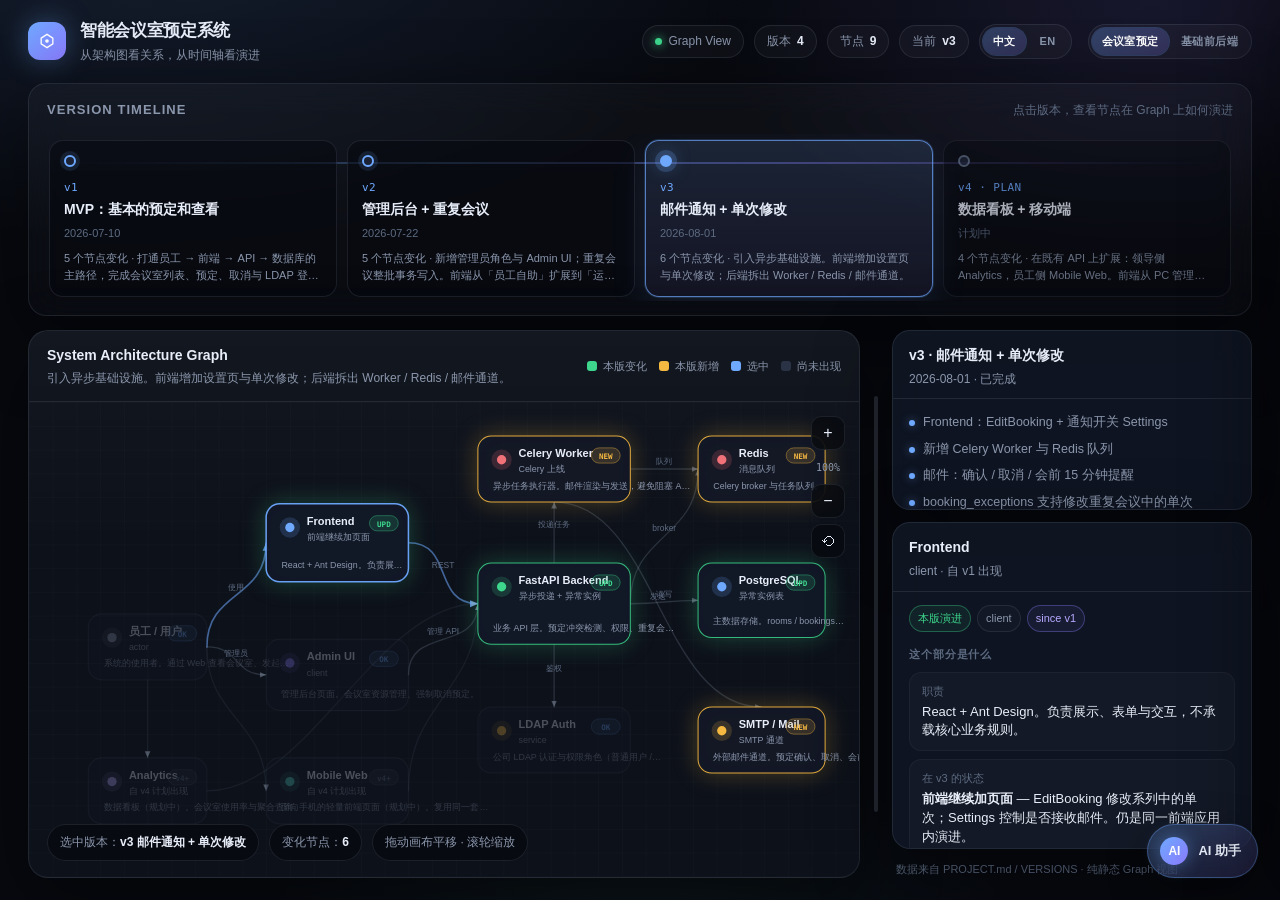
<file: dashboard/index.html>
<!DOCTYPE html>
<html lang="zh-CN">
<head>
<meta charset="UTF-8">
<meta name="viewport" content="width=device-width, initial-scale=1.0">
<title>Graph Architecture — 项目演进</title>
<style>
  :root {
    --bg: #07090f;
    --bg-elevated: #0d111a;
    --bg-panel: rgba(16, 22, 35, 0.92);
    --bg-soft: #121826;
    --border: rgba(148, 163, 184, 0.14);
    --border-strong: rgba(148, 163, 184, 0.28);
    --text: #e8eef9;
    --text-dim: #8b97ad;
    --text-mute: #5d6b82;
    --accent: #6ea8ff;
    --accent-2: #8b7cff;
    --green: #3dd68c;
    --amber: #f5b942;
    --rose: #f07178;
    --cyan: #4fd1c5;
    --node-glow: rgba(110, 168, 255, 0.35);
    --shadow: 0 24px 80px rgba(0, 0, 0, 0.45);
    --radius: 16px;
    --font: "SF Pro Display", "Segoe UI", "PingFang SC", "Hiragino Sans GB", "Microsoft YaHei", sans-serif;
    --mono: "SF Mono", "JetBrains Mono", "Fira Code", ui-monospace, monospace;
  }

  * { box-sizing: border-box; margin: 0; padding: 0; }
  html, body { height: 100%; }
  body {
    font-family: var(--font);
    background:
      radial-gradient(1200px 600px at 10% -10%, rgba(110, 168, 255, 0.14), transparent 55%),
      radial-gradient(900px 500px at 90% 0%, rgba(139, 124, 255, 0.12), transparent 50%),
      radial-gradient(800px 500px at 50% 110%, rgba(79, 209, 197, 0.08), transparent 50%),
      var(--bg);
    color: var(--text);
    line-height: 1.55;
    overflow: hidden;
  }

  .app {
    height: 100vh;
    display: grid;
    grid-template-rows: auto auto 1fr;
    gap: 0;
  }

  /* ── Top bar ── */
  .topbar {
    display: flex;
    align-items: center;
    justify-content: space-between;
    padding: 18px 28px 10px;
    gap: 16px;
  }
  .brand {
    display: flex;
    align-items: center;
    gap: 14px;
    min-width: 0;
  }
  .brand-mark {
    width: 38px; height: 38px; border-radius: 12px;
    background: linear-gradient(135deg, var(--accent), var(--accent-2));
    display: grid; place-items: center;
    box-shadow: 0 0 28px rgba(110, 168, 255, 0.35);
    flex-shrink: 0;
  }
  .brand-mark svg { width: 20px; height: 20px; }
  .brand h1 {
    font-size: 17px; font-weight: 650; letter-spacing: -0.02em;
    white-space: nowrap; overflow: hidden; text-overflow: ellipsis;
  }
  .brand p {
    font-size: 12px; color: var(--text-dim); margin-top: 2px;
  }
  .top-meta {
    display: flex; align-items: center; gap: 10px; flex-wrap: wrap; justify-content: flex-end;
  }
  .chip {
    display: inline-flex; align-items: center; gap: 6px;
    padding: 6px 12px; border-radius: 999px;
    background: rgba(255,255,255,0.03);
    border: 1px solid var(--border);
    color: var(--text-dim); font-size: 12px;
  }
  .chip b { color: var(--text); font-weight: 600; }
  .dot {
    width: 7px; height: 7px; border-radius: 50%;
    background: var(--green); box-shadow: 0 0 10px var(--green);
  }

  /* ── Version timeline ── */
  .timeline-wrap {
    padding: 8px 28px 14px;
  }
  .timeline-card {
    background: linear-gradient(180deg, rgba(255,255,255,0.03), rgba(255,255,255,0.015));
    border: 1px solid var(--border);
    border-radius: 18px;
    padding: 16px 18px 14px;
    box-shadow: var(--shadow);
    backdrop-filter: blur(18px);
  }
  .timeline-head {
    display: flex; align-items: center; justify-content: space-between;
    margin-bottom: 14px; gap: 12px;
  }
  .timeline-head h2 {
    font-size: 13px; font-weight: 600; color: var(--text-dim);
    letter-spacing: 0.08em; text-transform: uppercase;
  }
  .timeline-hint { font-size: 12px; color: var(--text-mute); }
  .timeline {
    position: relative;
    display: grid;
    grid-auto-flow: column;
    grid-auto-columns: minmax(150px, 1fr);
    gap: 10px;
    overflow-x: auto;
    padding: 6px 2px 4px;
    scrollbar-width: thin;
    scrollbar-color: rgba(148,163,184,0.25) transparent;
  }
  .timeline::before {
    content: "";
    position: absolute;
    left: 18px; right: 18px; top: 28px;
    height: 2px;
    background: linear-gradient(90deg, transparent, rgba(110,168,255,0.35), rgba(139,124,255,0.35), transparent);
    pointer-events: none;
  }
  .v-card {
    position: relative;
    border: 1px solid var(--border);
    background: rgba(7, 9, 15, 0.55);
    border-radius: 14px;
    padding: 14px 14px 12px;
    cursor: pointer;
    transition: transform .18s ease, border-color .18s ease, background .18s ease, box-shadow .18s ease;
    min-height: 104px;
    width: 100%;
    text-align: left;
    color: inherit;
    font: inherit;
    appearance: none;
    -webkit-appearance: none;
  }
  .v-card:hover {
    transform: translateY(-2px);
    border-color: rgba(110,168,255,0.4);
    background: rgba(110,168,255,0.06);
  }
  .v-card.active {
    border-color: rgba(110,168,255,0.7);
    background: linear-gradient(180deg, rgba(110,168,255,0.14), rgba(139,124,255,0.08));
    box-shadow: 0 0 0 1px rgba(110,168,255,0.18), 0 12px 36px rgba(110,168,255,0.12);
  }
  .v-card.planned {
    opacity: 0.72;
  }
  .v-card.temporary {
    border-style: dashed;
    border-color: rgba(245, 185, 66, 0.45);
    background: rgba(245, 185, 66, 0.06);
  }
  .v-card.temporary.active {
    border-color: rgba(245, 185, 66, 0.85);
    background: linear-gradient(180deg, rgba(245, 185, 66, 0.16), rgba(110, 168, 255, 0.08));
  }
  .v-card.temporary .v-dot {
    border-color: var(--amber);
    box-shadow: 0 0 0 4px rgba(245, 185, 66, 0.14);
  }
  .v-card.temporary.active .v-dot {
    background: var(--amber);
    box-shadow: 0 0 0 5px rgba(245, 185, 66, 0.2), 0 0 18px rgba(245, 185, 66, 0.45);
  }
  .v-card.temporary .v-label { color: var(--amber); }
  .v-dot {
    width: 12px; height: 12px; border-radius: 50%;
    background: #1a2233; border: 2px solid var(--accent);
    margin-bottom: 12px;
    box-shadow: 0 0 0 4px rgba(110,168,255,0.12);
  }
  .v-card.active .v-dot {
    background: var(--accent);
    box-shadow: 0 0 0 5px rgba(110,168,255,0.2), 0 0 18px rgba(110,168,255,0.55);
  }
  .v-card.planned .v-dot { border-color: var(--text-mute); box-shadow: none; }
  .v-label {
    font-family: var(--mono); font-size: 11px; color: var(--accent);
    letter-spacing: 0.04em; margin-bottom: 4px;
  }
  .v-title {
    font-size: 14px; font-weight: 650; letter-spacing: -0.01em;
    margin-bottom: 6px; line-height: 1.35;
  }
  .v-date { font-size: 11px; color: var(--text-mute); }
  .v-delta {
    margin-top: 8px; font-size: 11px; color: var(--text-dim);
    display: -webkit-box; -webkit-line-clamp: 2; -webkit-box-orient: vertical; overflow: hidden;
  }

  /* ── Main stage ── */
  .stage {
    display: grid;
    grid-template-columns: minmax(420px, 1fr) 8px var(--side-w, 360px);
    gap: 0 12px;
    min-height: 0;
    padding: 0 28px 22px;
    --side-w: 360px;
  }
  .stage-resizer {
    width: 8px;
    margin: 0;
    border-radius: 999px;
    cursor: col-resize;
    position: relative;
    align-self: stretch;
    background: transparent;
    border: 0;
    padding: 0;
    z-index: 5;
  }
  .stage-resizer::before {
    content: "";
    position: absolute;
    left: 2px; right: 2px; top: 12%; bottom: 12%;
    border-radius: 999px;
    background: rgba(148,163,184,0.18);
    transition: background .15s ease, box-shadow .15s ease;
  }
  .stage-resizer:hover::before,
  .stage-resizer.is-dragging::before {
    background: rgba(110,168,255,0.55);
    box-shadow: 0 0 12px rgba(110,168,255,0.35);
  }
  body.is-resizing-stage,
  body.is-resizing-stage * { cursor: col-resize !important; user-select: none !important; }
  @media (max-width: 1100px) {
    body { overflow: auto; }
    .app { height: auto; min-height: 100vh; }
    .stage { grid-template-columns: 1fr; height: auto; }
    .stage-resizer { display: none; }
    .side { max-height: none; width: auto !important; }
  }

  .graph-panel {
    position: relative;
    min-height: 0;
    border: 1px solid var(--border);
    border-radius: 20px;
    background:
      linear-gradient(180deg, rgba(255,255,255,0.025), transparent 40%),
      var(--bg-elevated);
    overflow: hidden;
    box-shadow: var(--shadow);
    display: flex;
    flex-direction: column;
  }
  .graph-toolbar {
    display: flex; align-items: center; justify-content: space-between;
    padding: 14px 18px; border-bottom: 1px solid var(--border); gap: 12px;
  }
  .graph-toolbar h2 {
    font-size: 14px; font-weight: 650;
  }
  .graph-toolbar .sub {
    font-size: 12px; color: var(--text-dim); margin-top: 2px;
  }
  .legend {
    display: flex; gap: 12px; flex-wrap: wrap; justify-content: flex-end;
  }
  .legend span {
    display: inline-flex; align-items: center; gap: 6px;
    font-size: 11px; color: var(--text-dim);
  }
  .legend i {
    width: 10px; height: 10px; border-radius: 3px; display: inline-block;
  }

  .graph-canvas-wrap {
    position: relative;
    flex: 1;
    min-height: 460px;
    overflow: hidden;
    touch-action: none;
    cursor: grab;
    user-select: none;
    -webkit-user-select: none;
  }
  .graph-canvas-wrap.is-panning,
  .graph-canvas-wrap.is-panning * { cursor: grabbing !important; }
  #graphSvg {
    width: 100%;
    height: 100%;
    display: block;
    cursor: inherit;
  }
  #graphSvg .node-group { cursor: pointer; }
  .graph-controls {
    position: absolute;
    top: 14px;
    right: 14px;
    display: flex;
    flex-direction: column;
    gap: 6px;
    z-index: 3;
  }
  .graph-controls button {
    width: 34px;
    height: 34px;
    border-radius: 10px;
    border: 1px solid var(--border);
    background: rgba(7, 9, 15, 0.78);
    color: var(--text);
    font-size: 16px;
    line-height: 1;
    cursor: pointer;
    backdrop-filter: blur(10px);
    transition: border-color .15s ease, background .15s ease, color .15s ease;
  }
  .graph-controls button:hover {
    border-color: rgba(110,168,255,0.55);
    background: rgba(110,168,255,0.12);
    color: #fff;
  }
  .zoom-readout {
    min-width: 34px;
    text-align: center;
    font-size: 10px;
    font-family: var(--mono);
    color: var(--text-dim);
    padding: 4px 0 2px;
  }
  .graph-overlay {
    position: absolute; left: 18px; bottom: 16px; right: 18px;
    display: flex; gap: 10px; flex-wrap: wrap; pointer-events: none;
    z-index: 2;
  }
  .pill {
    pointer-events: none;
    padding: 8px 12px; border-radius: 999px;
    background: rgba(7,9,15,0.72);
    border: 1px solid var(--border);
    font-size: 12px; color: var(--text-dim);
    backdrop-filter: blur(10px);
  }
  .pill strong { color: var(--text); font-weight: 600; }

  /* SVG node styles via classes applied in JS */
  .edge {
    fill: none;
    stroke: rgba(148, 163, 184, 0.22);
    stroke-width: 1.6;
    stroke-linecap: round;
  }
  .edge.active {
    stroke: rgba(110, 168, 255, 0.55);
    stroke-width: 2;
  }
  .edge.dim { stroke: rgba(148,163,184,0.08); }
  .edge-label {
    fill: var(--text-mute);
    font-size: 10px;
    font-family: var(--font);
  }

  .node-group { cursor: pointer; }
  .node-group .node-shell {
    fill: rgba(18, 24, 38, 0.95);
    stroke: rgba(148,163,184,0.22);
    stroke-width: 1.2;
    transition: all .18s ease;
  }
  .node-group:hover .node-shell {
    stroke: rgba(110,168,255,0.7);
    filter: drop-shadow(0 0 10px rgba(110,168,255,0.25));
  }
  .node-group.selected .node-shell {
    stroke: rgba(110,168,255,0.95);
    stroke-width: 1.8;
    filter: drop-shadow(0 0 16px rgba(110,168,255,0.35));
  }
  .node-group.changed .node-shell {
    stroke: rgba(61, 214, 140, 0.85);
    filter: drop-shadow(0 0 14px rgba(61, 214, 140, 0.28));
  }
  .node-group.changed.selected .node-shell {
    stroke: rgba(110,168,255,0.95);
  }
  .node-group.born .node-shell {
    stroke: rgba(245, 185, 66, 0.9);
    filter: drop-shadow(0 0 14px rgba(245, 185, 66, 0.28));
  }
  .node-group.absent {
    opacity: 0.18;
    pointer-events: none;
  }
  .node-group.dim:not(.selected) { opacity: 0.28; }
  .node-title {
    fill: var(--text);
    font-size: 13px;
    font-weight: 650;
    font-family: var(--font);
  }
  .node-sub {
    fill: var(--text-dim);
    font-size: 10.5px;
    font-family: var(--font);
  }
  .node-badge {
    font-size: 9px;
    font-family: var(--mono);
    font-weight: 600;
  }
  .node-icon-bg { opacity: 0.95; }

  /* ── Side panel ── */
  .side {
    min-height: 0;
    min-width: 0;
    width: 100%;
    display: flex;
    flex-direction: column;
    gap: 12px;
  }
  .panel {
    border: 1px solid var(--border);
    border-radius: 18px;
    background: var(--bg-panel);
    backdrop-filter: blur(16px);
    box-shadow: var(--shadow);
    overflow: hidden;
  }
  .panel-head {
    padding: 14px 16px 10px;
    border-bottom: 1px solid var(--border);
    display: flex; align-items: flex-start; justify-content: space-between; gap: 10px;
  }
  .panel-head h3 {
    font-size: 14px; font-weight: 650;
  }
  .panel-head p {
    font-size: 12px; color: var(--text-dim); margin-top: 3px;
  }
  .panel-body {
    padding: 14px 16px 16px;
    overflow: auto;
  }
  .detail-panel {
    flex: 1;
    min-height: 0;
    display: flex;
    flex-direction: column;
  }
  .detail-panel .panel-body {
    flex: 1;
    min-height: 0;
  }

  .tag-row { display: flex; flex-wrap: wrap; gap: 6px; margin-bottom: 12px; }
  .tag {
    font-size: 11px; padding: 4px 8px; border-radius: 999px;
    border: 1px solid var(--border); color: var(--text-dim);
    background: rgba(255,255,255,0.02);
  }
  .tag.green { color: var(--green); border-color: rgba(61,214,140,0.35); background: rgba(61,214,140,0.08); }
  .tag.amber { color: var(--amber); border-color: rgba(245,185,66,0.35); background: rgba(245,185,66,0.08); }
  .tag.blue { color: var(--accent); border-color: rgba(110,168,255,0.35); background: rgba(110,168,255,0.08); }
  .tag.purple { color: #b7a8ff; border-color: rgba(139,124,255,0.35); background: rgba(139,124,255,0.08); }

  .section-label {
    font-size: 11px; letter-spacing: 0.08em; text-transform: uppercase;
    color: var(--text-mute); margin: 14px 0 8px; font-weight: 600;
  }
  .section-label:first-child { margin-top: 0; }

  .kv {
    display: grid; gap: 8px;
  }
  .kv-item {
    padding: 10px 12px;
    border-radius: 12px;
    background: rgba(255,255,255,0.025);
    border: 1px solid rgba(255,255,255,0.04);
  }
  .kv-item .k {
    font-size: 11px; color: var(--text-mute); margin-bottom: 3px;
  }
  .kv-item .v {
    font-size: 13px; color: var(--text); line-height: 1.45;
  }

  .change-list { display: grid; gap: 8px; }
  .change-item {
    display: grid;
    grid-template-columns: 54px 1fr;
    gap: 10px;
    padding: 10px 12px;
    border-radius: 12px;
    border: 1px solid rgba(255,255,255,0.04);
    background: rgba(255,255,255,0.02);
  }
  .change-item .ver {
    font-family: var(--mono); font-size: 11px; color: var(--accent);
    padding-top: 2px;
  }
  .change-item .txt { font-size: 12.5px; color: var(--text-dim); line-height: 1.45; }
  .change-item .txt b { color: var(--text); font-weight: 600; display: block; margin-bottom: 2px; }
  .change-item.current {
    border-color: rgba(110,168,255,0.28);
    background: rgba(110,168,255,0.08);
  }
  .change-item.future { opacity: 0.45; }

  .empty-detail {
    height: 100%;
    min-height: 220px;
    display: grid;
    place-items: center;
    text-align: center;
    color: var(--text-dim);
    padding: 24px;
  }
  .empty-detail .icon {
    width: 48px; height: 48px; border-radius: 14px;
    display: grid; place-items: center; margin: 0 auto 12px;
    background: rgba(110,168,255,0.1);
    border: 1px solid rgba(110,168,255,0.2);
    color: var(--accent);
  }
  .empty-detail h4 { color: var(--text); font-size: 14px; margin-bottom: 6px; }
  .empty-detail p { font-size: 12.5px; max-width: 240px; margin: 0 auto; color: var(--text-dim); }

  .version-summary {
    max-height: 180px;
  }
  .version-summary .panel-body {
    max-height: 130px;
    overflow: auto;
  }
  .bullet-list {
    list-style: none; display: grid; gap: 7px;
  }
  .bullet-list li {
    position: relative;
    padding-left: 14px;
    font-size: 12.5px;
    color: var(--text-dim);
  }
  .bullet-list li::before {
    content: "";
    position: absolute; left: 0; top: 7px;
    width: 6px; height: 6px; border-radius: 50%;
    background: var(--accent);
    box-shadow: 0 0 8px rgba(110,168,255,0.5);
  }

  .footer-note {
    font-size: 11px; color: var(--text-mute); padding: 0 4px;
  }

  /* soft scrollbar */
  .panel-body::-webkit-scrollbar,
  .timeline::-webkit-scrollbar { width: 8px; height: 8px; }
  .panel-body::-webkit-scrollbar-thumb,
  .timeline::-webkit-scrollbar-thumb {
    background: rgba(148,163,184,0.22); border-radius: 999px;
  }

  /* ── AI launcher & drawer ── */
  .ai-fab {
    position: fixed;
    right: 22px;
    bottom: 22px;
    z-index: 40;
    display: inline-flex;
    align-items: center;
    gap: 10px;
    padding: 12px 16px 12px 12px;
    border: 1px solid rgba(110,168,255,0.35);
    border-radius: 999px;
    background: linear-gradient(135deg, rgba(110,168,255,0.22), rgba(139,124,255,0.18));
    color: var(--text);
    font: inherit;
    font-size: 13px;
    font-weight: 650;
    cursor: pointer;
    box-shadow: 0 12px 40px rgba(0,0,0,0.35), 0 0 0 1px rgba(255,255,255,0.03);
    backdrop-filter: blur(14px);
    transition: transform .15s ease, box-shadow .15s ease, border-color .15s ease;
  }
  .ai-fab:hover {
    transform: translateY(-1px);
    border-color: rgba(110,168,255,0.7);
    box-shadow: 0 16px 48px rgba(110,168,255,0.18);
  }
  .ai-fab-icon {
    width: 28px; height: 28px; border-radius: 50%;
    display: grid; place-items: center;
    background: linear-gradient(135deg, var(--accent), var(--accent-2));
    box-shadow: 0 0 18px rgba(110,168,255,0.45);
    font-size: 12px; font-weight: 800; color: #fff;
  }
  .ai-backdrop {
    position: fixed; inset: 0; z-index: 45;
    background: rgba(3,6,12,0.45);
    opacity: 0; pointer-events: none;
    transition: opacity .2s ease;
  }
  .ai-backdrop.open { opacity: 1; pointer-events: auto; }
  .ai-drawer {
    position: fixed;
    top: 0; right: 0; bottom: 0;
    width: min(420px, 100vw);
    z-index: 50;
    display: flex; flex-direction: column;
    background: linear-gradient(180deg, rgba(14,18,30,0.98), rgba(8,11,18,0.98));
    border-left: 1px solid var(--border);
    box-shadow: -24px 0 80px rgba(0,0,0,0.45);
    transform: translateX(104%);
    transition: transform .22s ease;
  }
  .ai-drawer.open { transform: translateX(0); }
  .ai-drawer-head {
    padding: 18px 18px 14px;
    border-bottom: 1px solid var(--border);
    display: flex; align-items: flex-start; justify-content: space-between; gap: 12px;
  }
  .ai-drawer-head h2 { font-size: 16px; font-weight: 700; letter-spacing: -0.02em; }
  .ai-drawer-head p { font-size: 12px; color: var(--text-dim); margin-top: 4px; line-height: 1.45; }
  .ai-close {
    width: 32px; height: 32px; border-radius: 10px;
    border: 1px solid var(--border); background: rgba(255,255,255,0.03);
    color: var(--text-dim); cursor: pointer; font-size: 16px;
  }
  .ai-close:hover { color: var(--text); border-color: rgba(110,168,255,0.4); }
  .ai-skills {
    padding: 14px 16px 8px;
    display: grid; gap: 8px;
  }
  .ai-skill {
    text-align: left;
    border: 1px solid var(--border);
    background: rgba(255,255,255,0.02);
    border-radius: 14px;
    padding: 12px 12px 11px;
    color: inherit; font: inherit; cursor: pointer;
    transition: border-color .15s ease, background .15s ease, transform .15s ease;
  }
  .ai-skill:hover {
    border-color: rgba(110,168,255,0.35);
    background: rgba(110,168,255,0.06);
  }
  .ai-skill.active {
    border-color: rgba(110,168,255,0.65);
    background: linear-gradient(180deg, rgba(110,168,255,0.14), rgba(139,124,255,0.08));
    box-shadow: 0 0 0 1px rgba(110,168,255,0.12);
  }
  .ai-skill .skill-top {
    display: flex; align-items: center; justify-content: space-between; gap: 8px;
    margin-bottom: 4px;
  }
  .ai-skill .skill-name { font-size: 13px; font-weight: 700; }
  .ai-skill .skill-tag {
    font-size: 10px; font-family: var(--mono); color: var(--accent);
    border: 1px solid rgba(110,168,255,0.28); border-radius: 999px; padding: 2px 7px;
  }
  .ai-skill .skill-desc { font-size: 12px; color: var(--text-dim); line-height: 1.45; }
  .ai-auto-row {
    padding: 4px 16px 10px;
  }
  .ai-auto-btn {
    width: 100%;
    border: 1px dashed rgba(61,214,140,0.35);
    background: rgba(61,214,140,0.08);
    color: var(--green);
    border-radius: 12px;
    padding: 10px 12px;
    font: inherit; font-size: 12.5px; font-weight: 650;
    cursor: pointer;
  }
  .ai-auto-btn:hover { background: rgba(61,214,140,0.14); }
  .ai-repo-row {
    padding: 8px 16px 10px;
  }
  .ai-repo-box {
    border: 1px solid var(--border);
    border-radius: 14px;
    padding: 12px 13px;
    background: rgba(255,255,255,0.02);
    display: grid;
    gap: 8px;
  }
  .repo-label {
    font-size: 11px;
    color: var(--text-mute);
    text-transform: uppercase;
    letter-spacing: 0.06em;
  }
  .repo-path {
    font-size: 12px;
    color: var(--text-dim);
    word-break: break-all;
    line-height: 1.45;
  }
  .repo-path.has {
    color: var(--accent);
  }
  .ai-repo-actions {
    display: flex;
    gap: 8px;
  }
  .ai-repo-pick,
  .ai-repo-clear {
    border: 1px solid var(--border);
    border-radius: 8px;
    padding: 6px 12px;
    background: rgba(255,255,255,0.03);
    color: var(--text-dim);
    font: inherit;
    font-size: 12px;
    cursor: pointer;
    transition: border-color .15s ease, color .15s ease;
  }
  .ai-repo-pick:hover,
  .ai-repo-clear:hover {
    border-color: rgba(110,168,255,0.4);
    color: var(--text);
  }
  .ai-repo-hint {
    font-size: 11px;
    color: var(--text-mute);
    line-height: 1.45;
  }
  #aiRepoInput {
    display: none;
  }
  .ai-chat {
    flex: 1; min-height: 0;
    display: flex; flex-direction: column;
    border-top: 1px solid var(--border);
  }
  .ai-mode-bar {
    padding: 10px 16px;
    display: flex; align-items: center; justify-content: space-between; gap: 8px;
    border-bottom: 1px solid rgba(148,163,184,0.08);
  }
  .ai-mode-bar .label { font-size: 11px; color: var(--text-mute); letter-spacing: .06em; text-transform: uppercase; }
  .ai-mode-bar .value { font-size: 12px; color: var(--accent); font-weight: 650; }
  .ai-messages {
    flex: 1; min-height: 0; overflow: auto;
    padding: 14px 16px;
    display: flex; flex-direction: column; gap: 10px;
  }
  .ai-msg {
    max-width: 92%;
    padding: 10px 12px;
    border-radius: 14px;
    font-size: 13px; line-height: 1.5;
    white-space: pre-wrap;
  }
  .ai-msg.user {
    align-self: flex-end;
    background: rgba(110,168,255,0.16);
    border: 1px solid rgba(110,168,255,0.25);
  }
  .ai-msg.bot {
    align-self: flex-start;
    background: rgba(255,255,255,0.03);
    border: 1px solid var(--border);
    color: var(--text-dim);
  }
  .ai-msg.bot strong { color: var(--text); font-weight: 650; }
  .ai-msg .msg-meta {
    display: block; font-size: 10px; color: var(--text-mute);
    margin-bottom: 4px; font-family: var(--mono);
  }
  .ai-composer {
    padding: 12px 14px 16px;
    border-top: 1px solid var(--border);
    display: grid; gap: 8px;
  }
  .ai-composer textarea {
    width: 100%; min-height: 72px; resize: vertical;
    border-radius: 12px;
    border: 1px solid var(--border);
    background: rgba(0,0,0,0.25);
    color: var(--text);
    padding: 10px 12px;
    font: inherit; font-size: 13px; line-height: 1.45;
    outline: none;
  }
  .ai-composer textarea:focus { border-color: rgba(110,168,255,0.5); }
  .ai-composer-actions {
    display: flex; gap: 8px; justify-content: space-between; align-items: center;
  }
  .ai-hint { font-size: 11px; color: var(--text-mute); }
  .ai-send {
    border: 0; border-radius: 10px;
    padding: 9px 14px;
    background: linear-gradient(135deg, var(--accent), var(--accent-2));
    color: #fff; font: inherit; font-size: 13px; font-weight: 700;
    cursor: pointer;
  }
  .ai-send:disabled { opacity: .5; cursor: not-allowed; }
  .ai-chips {
    display: flex; flex-wrap: wrap; gap: 6px;
  }
  .ai-chip-btn {
    border: 1px solid var(--border);
    background: rgba(255,255,255,0.02);
    color: var(--text-dim);
    border-radius: 999px;
    padding: 5px 10px;
    font: inherit; font-size: 11px;
    cursor: pointer;
  }
  .ai-chip-btn:hover { color: var(--text); border-color: rgba(110,168,255,0.4); }
  body.ai-open .ai-fab { opacity: 0; pointer-events: none; }

  .lang-toggle {
    display: inline-flex;
    align-items: center;
    padding: 3px;
    border-radius: 999px;
    border: 1px solid var(--border);
    background: rgba(255,255,255,0.03);
    gap: 2px;
  }
  .lang-toggle button {
    border: 0;
    background: transparent;
    color: var(--text-dim);
    font: inherit;
    font-size: 11px;
    font-weight: 700;
    letter-spacing: 0.04em;
    padding: 5px 10px;
    border-radius: 999px;
    cursor: pointer;
    min-width: 40px;
  }
  .lang-toggle button.active {
    background: linear-gradient(135deg, rgba(110,168,255,0.28), rgba(139,124,255,0.22));
    color: #fff;
    box-shadow: 0 0 0 1px rgba(110,168,255,0.25);
  }
  .lang-toggle button:hover:not(.active) { color: var(--text); }


</style>
</head>
<body>
<div class="app">
  <header class="topbar">
    <div class="brand">
      <div class="brand-mark" aria-hidden="true">
        <svg viewBox="0 0 24 24" fill="none">
          <path d="M5 8.5L12 4l7 4.5v7L12 20l-7-4.5v-7z" stroke="#fff" stroke-width="1.6"/>
          <circle cx="12" cy="12" r="2.2" fill="#fff"/>
        </svg>
      </div>
      <div>
        <h1 id="projectName">项目架构图</h1>
        <p id="projectSubtitle">加载架构与版本演进…</p>
      </div>
    </div>
    <div class="top-meta">
      <div class="chip"><span class="dot"></span><span data-i18n="chipGraph">Graph View</span></div>
      <div class="chip"><span data-i18n="chipVersions">版本</span> <b id="statVersions">-</b></div>
      <div class="chip"><span data-i18n="chipNodes">节点</span> <b id="statNodes">-</b></div>
      <div class="chip"><span data-i18n="chipCurrent">当前</span> <b id="statCurrent">-</b></div>
      <div class="lang-toggle" id="langToggle" title="Language / 语言">
        <button type="button" data-lang="zh" class="active">中文</button>
        <button type="button" data-lang="en">EN</button>
      </div>
      <div class="lang-toggle" id="projectToggle" style="margin-left:6px">
        <button type="button" data-project="demo" class="active">会议室预定</button>
        <button type="button" data-project="template">基础前后端</button>
      </div>
    </div>
  </header>

  <section class="timeline-wrap">
    <div class="timeline-card">
      <div class="timeline-head">
        <h2 data-i18n="timelineTitle">Version Timeline</h2>
        <div class="timeline-hint" data-i18n="timelineHint">点击版本，查看节点在 Graph 上如何演进</div>
      </div>
      <div class="timeline" id="timeline"></div>
    </div>
  </section>

  <main class="stage">
    <section class="graph-panel">
      <div class="graph-toolbar">
        <div>
          <h2 data-i18n="graphTitle">System Architecture Graph</h2>
          <div class="sub" id="graphSub">关系图 · 点击节点查看介绍与版本变化</div>
        </div>
        <div class="legend">
          <span><i style="background:#3dd68c"></i><span data-i18n="legendChanged">本版变化</span></span>
          <span><i style="background:#f5b942"></i><span data-i18n="legendNew">本版新增</span></span>
          <span><i style="background:#6ea8ff"></i><span data-i18n="legendSelected">选中</span></span>
          <span><i style="background:#2a3345"></i><span data-i18n="legendAbsent">尚未出现</span></span>
        </div>
      </div>
      <div class="graph-canvas-wrap" id="graphCanvas">
        <svg id="graphSvg" viewBox="0 0 980 560" preserveAspectRatio="xMidYMid meet"></svg>
        <div class="graph-controls" aria-label="画布缩放控制">
          <button type="button" id="zoomInBtn" title="放大">+</button>
          <div class="zoom-readout" id="zoomReadout">100%</div>
          <button type="button" id="zoomOutBtn" title="缩小">−</button>
          <button type="button" id="zoomResetBtn" title="重置视图">⟲</button>
        </div>
        <div class="graph-overlay">
          <div class="pill"><span data-i18n="pillVersion">选中版本</span>：<strong id="overlayVersion">-</strong></div>
          <div class="pill"><span data-i18n="pillChanged">变化节点</span>：<strong id="overlayChanged">-</strong></div>
          <div class="pill" data-i18n="pillPanZoom">拖动画布平移 · 滚轮缩放</div>
        </div>
      </div>
    </section>

    <button class="stage-resizer" id="stageResizer" type="button" title="拖动调整图区域宽度" aria-label="调整图宽度"></button>

    <aside class="side" id="sidePanel">
      <section class="panel version-summary">
        <div class="panel-head">
          <div>
            <h3 id="versionTitle" data-i18n-keep>版本摘要</h3>
            <p id="versionDate">-</p>
          </div>
        </div>
        <div class="panel-body">
          <ul class="bullet-list" id="versionBullets"></ul>
        </div>
      </section>

      <section class="panel detail-panel">
        <div class="panel-head">
          <div>
            <h3 id="detailTitle">节点介绍</h3>
            <p id="detailSub">从 Graph 选择一个节点</p>
          </div>
        </div>
        <div class="panel-body" id="detailBody">
          <div class="empty-detail">
            <div>
              <div class="icon">
                <svg width="22" height="22" viewBox="0 0 24 24" fill="none">
                  <circle cx="12" cy="12" r="8" stroke="currentColor" stroke-width="1.6"/>
                  <path d="M12 8v5" stroke="currentColor" stroke-width="1.6" stroke-linecap="round"/>
                  <circle cx="12" cy="16" r="1" fill="currentColor"/>
                </svg>
              </div>
              <h4>选择节点查看演进</h4>
              <p>例如 Frontend：v1 基础页面 → v2 管理后台 → v3 设置与单次修改</p>
            </div>
          </div>
        </div>
      </section>

      <div class="footer-note" data-i18n="footerNote">数据来自 PROJECT.md / VERSIONS · 纯静态 Graph 视图</div>
    </aside>
  </main>
</div>

<button class="ai-fab" id="aiFab" type="button" title="Open AI / 打开 AI">
  <span class="ai-fab-icon">AI</span>
  <span data-i18n="aiFab">AI 助手</span>
</button>

<div class="ai-backdrop" id="aiBackdrop"></div>
<aside class="ai-drawer" id="aiDrawer" aria-hidden="true">
  <div class="ai-drawer-head">
    <div>
      <h2 data-i18n="aiDrawerTitle">Graph AI</h2>
      <p data-i18n="aiDrawerDesc">Graph Engineer：选 skill，或选中无 graph 的 repo folder，让 AI 分析、写临时版本历史并创建图表。</p>
    </div>
    <button class="ai-close" id="aiClose" type="button" aria-label="关闭">×</button>
  </div>

  <div class="ai-skills" id="aiSkills"></div>

  <div class="ai-auto-row">
    <button class="ai-auto-btn" id="aiAutoBtn" type="button" data-i18n="aiAuto">让 AI 自己决定要做什么 / 改什么</button>
  </div>

  <div class="ai-repo-row" id="aiRepoRow">
    <div class="ai-repo-box">
      <div class="repo-label" data-i18n="aiRepoLabel">选中 repo folder</div>
      <div class="repo-path" id="aiRepoPath" data-i18n="aiRepoEmpty">未选择 — 无 graph 的仓库可在此构建临时历史</div>
      <div class="ai-repo-actions">
        <button class="ai-repo-pick" id="aiRepoPick" type="button" data-i18n="aiRepoPick">选择文件夹</button>
        <button class="ai-repo-clear" id="aiRepoClear" type="button" data-i18n="aiRepoClear">清除</button>
      </div>
      <div class="ai-repo-hint" data-i18n="aiRepoHint">触发链：选 repo → 问 AI → 分析 → 临时版本 + 写图（SKILL 04）</div>
      <input type="file" id="aiRepoInput" webkitdirectory directory multiple />
    </div>
  </div>

  <div class="ai-chat">
    <div class="ai-mode-bar">
      <span class="label" data-i18n="aiMode">当前模式</span>
      <span class="value" id="aiModeLabel">未选择</span>
    </div>
    <div class="ai-messages" id="aiMessages"></div>
    <div class="ai-composer">
      <div class="ai-chips" id="aiChips"></div>
      <textarea id="aiInput" placeholder="描述你的目标，例如：启动 v1 并画出前后端关系…"></textarea>
      <div class="ai-composer-actions">
        <span class="ai-hint" data-i18n="aiHint">HTML 触发点 · Demo 本地模拟分析/写图；接 agent 后写 draft 文件</span>
        <button class="ai-send" id="aiSend" type="button" data-i18n="aiSend">发送</button>
      </div>
    </div>
  </div>
</aside>

<script>
/**
 * Architecture graph + version evolution.
 * Nodes represent system parts; each version mutates node state/presence.
 */

const I18N = {
  zh: {
    chipGraph: "Graph View",
    chipVersions: "版本",
    chipNodes: "节点",
    chipCurrent: "当前",
    timelineTitle: "Version Timeline",
    timelineHint: "点击版本，查看节点在 Graph 上如何演进",
    graphTitle: "System Architecture Graph",
    legendChanged: "本版变化",
    legendNew: "本版新增",
    legendSelected: "选中",
    legendAbsent: "尚未出现",
    pillVersion: "选中版本",
    pillChanged: "变化节点",
    pillPanZoom: "拖动画布平移 · 滚轮缩放",
    footerNote: "数据来自 PROJECT.md / VERSIONS · 纯静态 Graph 视图",
    aiFab: "AI 助手",
    aiDrawerTitle: "Graph AI",
    aiDrawerDesc: "Graph Engineer：选 skill，或选中无 graph 的 repo folder，让 AI 分析、写临时版本历史并创建图表。",
    aiAuto: "让 AI 自己决定要做什么 / 改什么",
    aiMode: "当前模式",
    aiHint: "HTML 触发点 · Demo 本地模拟分析/写图；接 agent 后写 draft 文件",
    aiSend: "发送",
    aiModeNone: "未选择",
    aiRepoLabel: "选中 repo folder",
    aiRepoEmpty: "未选择 — 无 graph 的仓库可在此构建临时历史",
    aiRepoPick: "选择文件夹",
    aiRepoClear: "清除",
    aiRepoHint: "触发链：选 repo → 问 AI → 分析 → 临时版本 + 写图（SKILL 04）",
    tempTag: "TEMP",
    versionSummary: "版本摘要",
    nodeIntro: "节点介绍",
    pickNode: "从 Graph 选择一个节点",
    planned: "计划中",
    done: "已完成",
    latest: "最新",
    nodeChanges: "个节点变化",
    stable: "本版稳定",
    born: "本版新增",
    changed: "本版演进",
    whatIs: "这个部分是什么",
    duty: "职责",
    statusIn: "在 {v} 的状态",
    noStructChange: "本版本无结构性变化，沿用既有能力。",
    evolution: "跨版本如何演进",
    noHistory: "暂无版本级变化记录",
    relations: "关联关系",
    inOut: "连出 / 连入",
    none: "无",
    emptyNodeTitle: "当前版本还没有这个节点",
    emptyNodeDesc: "切换到更晚的版本，或点选图上高亮的节点。",
    appearSince: "自 {v} 出现",
    appearPlan: "自 v4 计划出现",
    subtitle: "从 Graph 看关系，从 Timeline 看演进",
    loadingSub: "加载架构与版本演进…",
    resizeTip: "拖动调整 Graph 宽度",
    zoomIn: "放大",
    zoomOut: "缩小",
    zoomReset: "重置视图",
    projectFallback: "项目架构图",
    skillBootstrapName: "启动版本 + 创建图",
    skillBootstrapDesc: "项目刚开始：建立 v1 边界，生成第一张 System Architecture Graph 与节点说明。",
    skillBootstrapPh: "例如：我们要做会议室预定，先画 员工 → Frontend → API → DB → LDAP",
    skillBootstrapP1: "按现有 PROJECT 启动 v1 并建图",
    skillBootstrapP2: "只保留最小可行架构 MVP",
    skillBootstrapP3: "Frontend 先做 PC Web",
    skillIterateName: "版本迭代 + 更新图",
    skillIterateDesc: "有了新版本：在 Graph 上新增/演进节点，记录本版 delta，不重画整张图。",
    skillIteratePh: "例如：v4 要加 Mobile Web，并更新 Frontend 与 API 关系",
    skillIterateP1: "把当前规划做成下一版本",
    skillIterateP2: "给 Frontend 继续加手机页",
    skillIterateP3: "引入通知相关节点",
    skillDiffName: "变化是什么 / 和以前有何不同",
    skillDiffDesc: "给老板讲清楚：新功能为什么不是旧需求的延续，消除“这不就是小改一下”的幻觉。",
    skillDiffPh: "例如：说明 v3 邮件通知为什么不是 v2 的小修补",
    skillDiffP1: "对比当前版本和上一版",
    skillDiffP2: "解释为什么要独立成新需求",
    skillDiffP3: "用节点变化写老板可读摘要",
    skillRepoName: "选中 repo → 临时版本历史",
    skillRepoDesc: "无 graph 的 repo：选中 folder，AI 分析并生成临时版本迭代，构建历史，同时写创建图表。",
    skillRepoPh: "例如：分析这个老项目，用临时版本补出演进史并画图",
    skillRepoP1: "从选中 repo 构建临时版本历史",
    skillRepoP2: "只根据目录证据切片，不编造业务",
    skillRepoP3: "分析后写图并标 temporary",
    aiWelcome: "已进入「{skill}」。\n可以直接发需求，或点下方快捷句。也可以点「让 AI 自己决定」。\n无 graph 的 repo：先选中 folder，再用 SKILL 04。",
    edgeUse: "使用",
    edgeAdmin: "管理员",
    edgeMobile: "手机访问",
    edgeView: "查看",
    edgeRest: "REST",
    edgeAdminApi: "管理 API",
    edgeAgg: "聚合查询",
    edgeAuth: "鉴权",
    edgeRw: "读写",
    edgeTask: "投递任务",
    edgeQueue: "队列",
    edgeSend: "发送",
    edgeBroker: "broker"
  },
  en: {
    chipGraph: "Graph View",
    chipVersions: "Versions",
    chipNodes: "Nodes",
    chipCurrent: "Current",
    timelineTitle: "Version Timeline",
    timelineHint: "Click a version to see how graph nodes evolve",
    graphTitle: "System Architecture Graph",
    legendChanged: "Changed",
    legendNew: "New",
    legendSelected: "Selected",
    legendAbsent: "Not yet",
    pillVersion: "Version",
    pillChanged: "Changed nodes",
    pillPanZoom: "Drag to pan · Scroll to zoom",
    footerNote: "Source: PROJECT.md / VERSIONS · static Graph view",
    aiFab: "AI Assistant",
    aiDrawerTitle: "Graph AI",
    aiDrawerDesc: "Pick a skill, or let AI decide the next step — bootstrap graph, iterate, or explain diffs to leadership.",
    aiAuto: "Let AI decide what to do / change",
    aiMode: "Mode",
    aiHint: "Demo: local simulated AI replies + graph updates",
    aiSend: "Send",
    aiModeNone: "None",
    aiRepoLabel: "Selected repo folder",
    aiRepoEmpty: "None — repos without graph can build temporary history here",
    aiRepoPick: "Choose folder",
    aiRepoClear: "Clear",
    aiRepoHint: "Trigger chain: select repo → ask AI → analyze → temporary versions + write graph (SKILL 04)",
    tempTag: "TEMP",
    versionSummary: "Version Summary",
    nodeIntro: "Node Detail",
    pickNode: "Select a node on the graph",
    planned: "Planned",
    done: "Done",
    latest: "Latest",
    nodeChanges: "node changes",
    stable: "Stable",
    born: "New in version",
    changed: "Evolved",
    whatIs: "What this is",
    duty: "Responsibility",
    statusIn: "Status in {v}",
    noStructChange: "No structural change in this version; capabilities carry over.",
    evolution: "Evolution across versions",
    noHistory: "No version-level change log yet",
    relations: "Relations",
    inOut: "Out / In",
    none: "None",
    emptyNodeTitle: "This node is not in the current version",
    emptyNodeDesc: "Switch to a later version, or pick a highlighted node.",
    appearSince: "Since {v}",
    appearPlan: "Planned in v4",
    subtitle: "Relations on the graph · evolution on the timeline",
    loadingSub: "Loading architecture & versions…",
    resizeTip: "Drag to resize graph width",
    zoomIn: "Zoom in",
    zoomOut: "Zoom out",
    zoomReset: "Reset view",
    projectFallback: "Architecture Graph",
    skillBootstrapName: "Bootstrap version + create graph",
    skillBootstrapDesc: "Greenfield: set v1 boundaries and generate the first architecture graph.",
    skillBootstrapPh: "e.g. meeting-room booking: User → Frontend → API → DB → LDAP",
    skillBootstrapP1: "Bootstrap v1 from PROJECT and build graph",
    skillBootstrapP2: "Keep MVP architecture only",
    skillBootstrapP3: "Frontend starts with PC Web",
    skillIterateName: "Iterate version + update graph",
    skillIterateDesc: "New version: add/evolve nodes, record delta, don’t redraw everything.",
    skillIteratePh: "e.g. v4 adds Mobile Web and updates Frontend ↔ API",
    skillIterateP1: "Turn current plan into next version",
    skillIterateP2: "Add mobile page to Frontend family",
    skillIterateP3: "Introduce notification nodes",
    skillDiffName: "What changed / how it differs",
    skillDiffDesc: "Explain to leadership why the new work is not a small patch on the old requirement.",
    skillDiffPh: "e.g. why v3 email notify is not a minor fix on v2",
    skillDiffP1: "Compare current vs previous version",
    skillDiffP2: "Explain why it is an independent requirement",
    skillDiffP3: "Write an exec-readable node delta",
    skillRepoName: "Select repo → temporary history",
    skillRepoDesc: "Repo with no graph: pick folder, AI analyzes, builds temporary version history, and writes the architecture chart.",
    skillRepoPh: "e.g. analyze this legacy app, backfill evolution as temporary versions + graph",
    skillRepoP1: "Build temporary version history from selected repo",
    skillRepoP2: "Slice only from directory evidence, no fiction",
    skillRepoP3: "After analysis write graph marked temporary",
    aiWelcome: "Entered “{skill}”.\nSend a goal, use quick prompts, or let AI decide.\nNo graph yet? Pick a folder, then use SKILL 04.",
    edgeUse: "uses",
    edgeAdmin: "admin",
    edgeMobile: "mobile",
    edgeView: "view",
    edgeRest: "REST",
    edgeAdminApi: "admin API",
    edgeAgg: "aggregate",
    edgeAuth: "auth",
    edgeRw: "R/W",
    edgeTask: "enqueue",
    edgeQueue: "queue",
    edgeSend: "send",
    edgeBroker: "broker"
  }
};

function t(key, vars) {
  const pack = I18N[state.lang] || I18N.zh;
  let s = pack[key] != null ? pack[key] : (I18N.zh[key] != null ? I18N.zh[key] : key);
  if (vars) {
    Object.keys(vars).forEach(function(k) {
      s = s.replace(new RegExp("\\{" + k + "\\}", "g"), vars[k]);
    });
  }
  return s;
}

function tx(obj, field) {
  if (!obj) return "";
  if (state.lang === "en") {
    const enKey = field + "En";
    if (obj[enKey] != null && obj[enKey] !== "") return obj[enKey];
  }
  return obj[field] != null ? obj[field] : "";
}


const ARCH = {
  project: {
    name: "智能会议室预定系统",
    subtitle: "从架构图看关系，从时间轴看演进"
  },
  nodes: [
    {
      id: "user",
      label: "员工 / 用户",
      layer: "actor",
      x: 70, y: 250, w: 140, h: 78,
      color: "#8b97ad",
      blurb: "系统的使用者。通过 Web 查看会议室、发起预定、取消预定。",
      since: 1
    },
    {
      id: "frontend",
      label: "Frontend",
      layer: "client",
      x: 280, y: 120, w: 168, h: 92,
      color: "#6ea8ff",
      blurb: "React + Ant Design。负责展示、表单与交互，不承载核心业务规则。",
      since: 1
    },
    {
      id: "admin_ui",
      label: "Admin UI",
      layer: "client",
      x: 280, y: 280, w: 168, h: 84,
      color: "#8b7cff",
      blurb: "管理后台页面。会议室资源管理、强制取消预定。",
      since: 2
    },
    {
      id: "mobile",
      label: "Mobile Web",
      layer: "client",
      x: 280, y: 420, w: 168, h: 78,
      color: "#4fd1c5",
      blurb: "面向手机的轻量前端页面（规划中）。复用同一套 API。",
      since: 4,
      planned: true
    },
    {
      id: "api",
      label: "FastAPI Backend",
      layer: "service",
      x: 530, y: 190, w: 180, h: 96,
      color: "#3dd68c",
      blurb: "业务 API 层。预定冲突检测、权限、重复会议与异常实例。",
      since: 1
    },
    {
      id: "auth",
      label: "LDAP Auth",
      layer: "service",
      x: 530, y: 360, w: 180, h: 78,
      color: "#f5b942",
      blurb: "公司 LDAP 认证与权限角色（普通用户 / 管理员）。",
      since: 1
    },
    {
      id: "worker",
      label: "Celery Worker",
      layer: "async",
      x: 530, y: 40, w: 180, h: 78,
      color: "#f07178",
      blurb: "异步任务执行器。邮件渲染与发送，避免阻塞 API。",
      since: 3
    },
    {
      id: "db",
      label: "PostgreSQL",
      layer: "data",
      x: 790, y: 190, w: 150, h: 88,
      color: "#6ea8ff",
      blurb: "主数据存储。rooms / bookings / users，行级锁处理冲突。",
      since: 1
    },
    {
      id: "redis",
      label: "Redis",
      layer: "data",
      x: 790, y: 40, w: 150, h: 78,
      color: "#f07178",
      blurb: "Celery broker 与任务队列。",
      since: 3
    },
    {
      id: "mail",
      label: "SMTP / Mail",
      layer: "external",
      x: 790, y: 360, w: 150, h: 78,
      color: "#f5b942",
      blurb: "外部邮件通道。预定确认、取消、会前提醒。",
      since: 3
    },
    {
      id: "analytics",
      label: "Analytics",
      layer: "client",
      x: 70, y: 420, w: 140, h: 78,
      color: "#b7a8ff",
      blurb: "数据看板（规划中）。会议室使用率与聚合查询。",
      since: 4,
      planned: true
    }
  ],
  edges: [
    { from: "user", to: "frontend", label: "使用" },
    { from: "user", to: "admin_ui", label: "管理员", since: 2 },
    { from: "user", to: "mobile", label: "手机访问", since: 4 },
    { from: "user", to: "analytics", label: "查看", since: 4 },
    { from: "frontend", to: "api", label: "REST" },
    { from: "admin_ui", to: "api", label: "管理 API", since: 2 },
    { from: "mobile", to: "api", label: "REST", since: 4 },
    { from: "analytics", to: "api", label: "聚合查询", since: 4 },
    { from: "api", to: "auth", label: "鉴权" },
    { from: "api", to: "db", label: "读写" },
    { from: "api", to: "worker", label: "投递任务", since: 3 },
    { from: "worker", to: "redis", label: "队列", since: 3 },
    { from: "worker", to: "mail", label: "发送", since: 3 },
    { from: "api", to: "redis", label: "broker", since: 3 }
  ],
  versions: [
    {
      id: 1,
      key: "v1",
      title: "MVP：预定与查看",
      date: "2026-07-10",
      status: "done",
      summary: "打通员工 → 前端 → API → 数据库的主路径，完成会议室列表、预定、取消与 LDAP 登录。",
      bullets: [
        "Frontend：会议室列表 / 预定表单 / 我的预定",
        "Backend：bookings & rooms API + 冲突检测",
        "PostgreSQL + LDAP 认证上线",
        "Docker Compose 一键部署"
      ],
      focus: ["frontend", "api", "db", "auth", "user"],
      nodeChanges: {
        user: { status: "born", title: "员工入口", detail: "PC Web 使用者进入系统" },
        frontend: {
          status: "born",
          title: "基础前端上线",
          detail: "RoomList / BookingForm / MyBookings。只做展示与表单，业务规则在后端。"
        },
        api: {
          status: "born",
          title: "FastAPI 核心 API",
          detail: "预定 CRUD + 会议室状态；SELECT FOR UPDATE 做冲突检测。"
        },
        auth: {
          status: "born",
          title: "LDAP 登录",
          detail: "对接公司 LDAP，不自建账号体系。"
        },
        db: {
          status: "born",
          title: "三张核心表",
          detail: "rooms / bookings / users。用行级锁保证并发预定正确。"
        }
      }
    },
    {
      id: 2,
      key: "v2",
      title: "管理后台 + 重复会议",
      date: "2026-07-22",
      status: "done",
      summary: "新增管理员角色与 Admin UI；重复会议整批事务写入。前端从「员工自助」扩展到「运营管理」。",
      bullets: [
        "Frontend 扩展：Admin 页面 + 重复规则选择器",
        "权限中间件：普通用户 / 管理员",
        "重复预定整体系列事务，冲突则全回滚",
        "Alembic 迁移 permissions 字段"
      ],
      focus: ["admin_ui", "frontend", "api", "auth", "db"],
      nodeChanges: {
        frontend: {
          status: "changed",
          title: "前端能力扩展",
          detail: "增加 RecurrencePicker；员工端支持每日/每周/每月重复预定。"
        },
        admin_ui: {
          status: "born",
          title: "新增管理后台",
          detail: "会议室增删改、强制取消他人预定。对应新的用户角色入口。"
        },
        api: {
          status: "changed",
          title: "权限 + 重复会议 API",
          detail: "permissions 中间件；recurrence 服务在同一事务中生成系列预定。"
        },
        auth: {
          status: "changed",
          title: "角色体系",
          detail: "从“能登录”升级为“区分管理员 / 普通用户”。"
        },
        db: {
          status: "changed",
          title: "schema 演进",
          detail: "Alembic 增加 permissions 字段，支持管理操作。"
        }
      }
    },
    {
      id: 3,
      key: "v3",
      title: "邮件通知 + 单次修改",
      date: "2026-08-01",
      status: "done",
      summary: "引入异步基础设施。前端增加设置页与单次修改；后端拆出 Worker / Redis / 邮件通道。",
      bullets: [
        "Frontend：EditBooking + 通知开关 Settings",
        "新增 Celery Worker 与 Redis 队列",
        "邮件：确认 / 取消 / 会前 15 分钟提醒",
        "booking_exceptions 支持修改重复会议中的单次"
      ],
      focus: ["frontend", "worker", "redis", "mail", "api", "db"],
      nodeChanges: {
        frontend: {
          status: "changed",
          title: "前端继续加页面",
          detail: "EditBooking 修改系列中的单次；Settings 控制是否接收邮件。仍是同一前端应用内演进。"
        },
        api: {
          status: "changed",
          title: "异步投递 + 异常实例",
          detail: "创建/取消预定后把通知任务丢给 Worker；支持 booking_exceptions。"
        },
        worker: {
          status: "born",
          title: "Celery 上线",
          detail: "邮件渲染与发送异步化；worker_max_tasks_per_child 防止内存泄漏。"
        },
        redis: {
          status: "born",
          title: "消息队列",
          detail: "作为 Celery broker，承接高峰预定产生的通知任务。"
        },
        mail: {
          status: "born",
          title: "SMTP 通道",
          detail: "外部邮件服务。确认信、取消信、会前提醒。"
        },
        db: {
          status: "changed",
          title: "异常实例表",
          detail: "新增 booking_exceptions，单次修改不影响整个重复系列。"
        }
      }
    },
    {
      id: 4,
      key: "v4",
      title: "数据看板 + 移动端",
      date: "计划中",
      status: "planned",
      summary: "在既有 API 上扩展：领导侧 Analytics，员工侧 Mobile Web。前端从 PC 管理走向多端触达。",
      bullets: [
        "Frontend 家族扩展：Mobile Web 新页面",
        "Analytics：会议室使用率与聚合查询",
        "复用 v3 异步与权限基础，不重做主链路",
        "钉钉集成评估放到后续版本"
      ],
      focus: ["mobile", "analytics", "frontend", "api"],
      nodeChanges: {
        frontend: {
          status: "changed",
          title: "PC 前端保持主干",
          detail: "继续承载完整功能；与 Mobile 分流，避免一套页面硬适配所有端。"
        },
        mobile: {
          status: "born",
          title: "新增手机前端页面",
          detail: "轻量预定/查看页，走同一 FastAPI。对应“front 继续 + 一个新前端页面 for 手机”。"
        },
        analytics: {
          status: "born",
          title: "数据看板",
          detail: "给领导看使用率。独立模块，和邮件系统无直接耦合。"
        },
        api: {
          status: "changed",
          title: "聚合查询 API",
          detail: "为看板提供统计接口；Mobile 复用既有预定 API。"
        }
      }
    }
  ]
};

const GRAPH_W = 980;
const GRAPH_H = 560;
const ZOOM_MIN = 0.4;
const ZOOM_MAX = 3;


// English overlays (zh keeps professional CN/EN mix in base fields)
const ARCH_EN = {
  project: {
    name: "Smart Meeting Room Booking",
    subtitle: "Relations on the graph · evolution on the timeline"
  },
  nodes: {
    user: { label: "Employee / User", blurb: "End users. Browse rooms, create and cancel bookings on Web." },
    frontend: { label: "Frontend", blurb: "React + Ant Design. Presentation & forms only — business rules stay on backend." },
    admin_ui: { label: "Admin UI", blurb: "Ops console: room CRUD and force-cancel bookings." },
    mobile: { label: "Mobile Web", blurb: "Lightweight mobile pages (planned). Same API surface." },
    api: { label: "FastAPI Backend", blurb: "Business API: conflict detection, permissions, recurrence & exceptions." },
    auth: { label: "LDAP Auth", blurb: "Corporate LDAP auth and roles (user / admin)." },
    worker: { label: "Celery Worker", blurb: "Async workers for email render/send without blocking API." },
    db: { label: "PostgreSQL", blurb: "Primary store: rooms / bookings / users with row-level locks." },
    redis: { label: "Redis", blurb: "Celery broker and task queue." },
    mail: { label: "SMTP / Mail", blurb: "Outbound mail: confirm, cancel, pre-meeting reminder." },
    analytics: { label: "Analytics", blurb: "Usage dashboard (planned): occupancy aggregates." }
  },
  edges: {
    "user>frontend": "uses",
    "user>admin_ui": "admin",
    "user>mobile": "mobile",
    "user>analytics": "view",
    "frontend>api": "REST",
    "admin_ui>api": "admin API",
    "mobile>api": "REST",
    "analytics>api": "aggregate",
    "api>auth": "auth",
    "api>db": "R/W",
    "api>worker": "enqueue",
    "worker>redis": "queue",
    "worker>mail": "send",
    "api>redis": "broker"
  },
  versions: {
    1: {
      title: "MVP: booking & browse",
      summary: "Main path User → Frontend → API → DB with room list, booking, cancel, LDAP login.",
      bullets: [
        "Frontend: room list / booking form / my bookings",
        "Backend: bookings & rooms API + conflict detection",
        "PostgreSQL + LDAP auth online",
        "Docker Compose one-shot deploy"
      ],
      nodeChanges: {
        user: { title: "User entry", detail: "PC Web users enter the system" },
        frontend: { title: "Base Frontend live", detail: "RoomList / BookingForm / MyBookings. UI only; rules on backend." },
        api: { title: "Core FastAPI", detail: "Booking CRUD + room status; SELECT FOR UPDATE for conflicts." },
        auth: { title: "LDAP login", detail: "Corporate LDAP — no home-grown accounts." },
        db: { title: "Three core tables", detail: "rooms / bookings / users with row locks." }
      }
    },
    2: {
      title: "Admin console + recurrence",
      summary: "Admin role + Admin UI; recurring bookings as one transaction. Frontend expands from self-serve to ops.",
      bullets: [
        "Frontend: Admin pages + recurrence picker",
        "Permission middleware: user / admin",
        "Recurring series is atomic — conflict rolls all back",
        "Alembic migration for permissions"
      ],
      nodeChanges: {
        frontend: { title: "Frontend capability expand", detail: "RecurrencePicker; daily/weekly/monthly series for employees." },
        admin_ui: { title: "Admin UI added", detail: "Room CRUD + force-cancel. New role entry." },
        api: { title: "Permissions + recurrence API", detail: "permissions middleware; recurrence service in one TX." },
        auth: { title: "Role model", detail: "From “can login” to user vs admin." },
        db: { title: "Schema evolution", detail: "Alembic adds permissions field." }
      }
    },
    3: {
      title: "Email notify + single edit",
      summary: "Async infra lands. Frontend adds settings & single-instance edit; Worker / Redis / Mail split out.",
      bullets: [
        "Frontend: EditBooking + notification Settings",
        "Celery Worker + Redis queue",
        "Mail: confirm / cancel / T-15 reminder",
        "booking_exceptions for single occurrence edits"
      ],
      nodeChanges: {
        frontend: { title: "More Frontend pages", detail: "EditBooking for one occurrence; Settings toggles mail. Same app." },
        api: { title: "Async dispatch + exceptions", detail: "Notify tasks to Worker; booking_exceptions supported." },
        worker: { title: "Celery online", detail: "Async mail; max_tasks_per_child avoids leaks." },
        redis: { title: "Message queue", detail: "Celery broker for peak booking notify load." },
        mail: { title: "SMTP channel", detail: "External mail: confirm, cancel, reminder." },
        db: { title: "Exception table", detail: "booking_exceptions — edit one without breaking series." }
      }
    },
    4: {
      title: "Analytics + Mobile",
      summary: "Extend on existing API: Analytics for leadership, Mobile Web for employees. Multi-surface Frontend family.",
      bullets: [
        "Frontend family: Mobile Web pages",
        "Analytics: occupancy aggregates",
        "Reuse v3 async + auth — no main-path rewrite",
        "DingTalk integration deferred"
      ],
      nodeChanges: {
        frontend: { title: "PC Frontend stays trunk", detail: "Full feature on PC; Mobile splits to avoid one-size pages." },
        mobile: { title: "Mobile Web added", detail: "Light book/view pages on same FastAPI." },
        analytics: { title: "Analytics", detail: "Usage board for leadership; decoupled from mail." },
        api: { title: "Aggregate query API", detail: "Stats for dashboard; Mobile reuses booking APIs." }
      }
    }
  }
};

const TEMPLATE_ARCH = {
  project: {
    name: "基础前后端 AI 聊天",
    subtitle: "最简全栈模板 · 可替换 AI 适配器"
  },
  nodes: [
    {
      id: "user",
      label: "用户",
      layer: "actor",
      x: 70, y: 250, w: 140, h: 78,
      color: "#8b97ad",
      blurb: "通过浏览器打开前端页面，与 AI 对话。",
      since: 1
    },
    {
      id: "frontend",
      label: "Frontend",
      layer: "client",
      x: 280, y: 120, w: 168, h: 92,
      color: "#6ea8ff",
      blurb: "HTML + CSS + Vanilla JS。零依赖，纯静态聊天 UI，支持普通/流式两种模式。",
      since: 1
    },
    {
      id: "api",
      label: "FastAPI",
      layer: "service",
      x: 530, y: 190, w: 180, h: 96,
      color: "#3dd68c",
      blurb: "异步 API。接收消息，路由到 AI 适配器，支持流式 SSE 输出。",
      since: 1
    },
    {
      id: "ai_adapter",
      label: "AI Adapter",
      layer: "service",
      x: 770, y: 90, w: 168, h: 84,
      color: "#8b7cff",
      blurb: "统一接口 BaseAIAdapter。通过环境变量 AI_BACKEND 切换实现。",
      since: 1
    },
    {
      id: "openai_direct",
      label: "OpenAI 直连",
      layer: "external",
      x: 770, y: 240, w: 168, h: 78,
      color: "#3dd68c",
      blurb: "通过 httpx 直接调用 OpenAI 兼容 API（chat + stream）。",
      since: 1
    },
    {
      id: "langchain",
      label: "LangChain",
      layer: "external",
      x: 770, y: 370, w: 168, h: 78,
      color: "#f5b942",
      blurb: "通过 LangChain ChatOpenAI 调用，方便后续扩展 Chain/Agent/Tool。",
      since: 1
    }
  ],
  edges: [
    { from: "user", to: "frontend", label: "打开页面" },
    { from: "frontend", to: "api", label: "POST /api/chat" },
    { from: "api", to: "ai_adapter", label: "adapter.chat()" },
    { from: "ai_adapter", to: "openai_direct", label: "httpx 直连" },
    { from: "ai_adapter", to: "langchain", label: "LangChain" }
  ],
  versions: [
    {
      id: 1,
      key: "v1",
      title: "基线：基础前后端 + 双 AI 模式",
      date: "2026-08-03",
      status: "done",
      summary: "打通前端→后端→AI适配器→LLM 主链路。支持 OpenAI 直连和 LangChain 两种模式，流式与非流式。",
      bullets: [
        "Frontend：纯 HTML 聊天 UI，零依赖",
        "Backend：FastAPI + AI Adapter 抽象层",
        "OpenAI 直连：httpx 调用兼容 API",
        "LangChain：ChatOpenAI 集成",
        "通过 AI_BACKEND 环境变量一键切换"
      ],
      focus: ["frontend", "api", "ai_adapter"],
      nodeChanges: {
        user: { status: "born", title: "用户入口", detail: "浏览器打开 index.html，无需安装。" },
        frontend: { status: "born", title: "聊天 UI 上线", detail: "聊天气泡 + 流式显示 + 快捷提示按钮。" },
        api: { status: "born", title: "FastAPI 服务", detail: "/api/chat 接收消息，返回 AI 回复；支持 SSE 流式。" },
        ai_adapter: { status: "born", title: "适配器接口", detail: "BaseAIAdapter 抽象 chat() / stream()，get_adapter() 工厂切换。" },
        openai_direct: { status: "born", title: "OpenAI 直连通道", detail: "httpx 异步调用 OpenAI 兼容 API，支持 stream 流式。" },
        langchain: { status: "born", title: "LangChain 通道", detail: "langchain_openai.ChatOpenAI 封装，方便扩展 Chain/Agent。" }
      }
    }
  ]
};

const TEMPLATE_ARCH_EN = {
  project: {
    name: "Basic Fullstack AI Chat",
    subtitle: "Minimal fullstack template · swappable AI adapter"
  },
  nodes: {
    user: { label: "User", blurb: "Open index.html in browser, chat with AI." },
    frontend: { label: "Frontend", blurb: "HTML + CSS + Vanilla JS. Zero-dependency chat UI, normal + streaming modes." },
    api: { label: "FastAPI", blurb: "Async API. Receives messages, routes to AI adapter, supports SSE streaming." },
    ai_adapter: { label: "AI Adapter", blurb: "Unified BaseAIAdapter interface. Swappable via AI_BACKEND env var." },
    openai_direct: { label: "OpenAI Direct", blurb: "Direct httpx call to OpenAI-compatible API (chat + stream)." },
    langchain: { label: "LangChain", blurb: "LangChain ChatOpenAI wrapper for future Chain/Agent/Tool extensions." }
  },
  edges: {
    "user>frontend": "opens",
    "frontend>api": "POST /api/chat",
    "api>ai_adapter": "adapter.chat()",
    "ai_adapter>openai_direct": "httpx direct",
    "ai_adapter>langchain": "LangChain"
  },
  versions: {
    1: {
      title: "Baseline: fullstack + dual AI",
      summary: "Complete User→Frontend→API→Adapter→LLM chain. OpenAI direct + LangChain, streaming + non-streaming.",
      bullets: [
        "Frontend: pure HTML chat UI, zero deps",
        "Backend: FastAPI + AI Adapter abstraction",
        "OpenAI direct: httpx to compatible API",
        "LangChain: ChatOpenAI integration",
        "Switch via AI_BACKEND env var"
      ],
      nodeChanges: {
        user: { title: "User entry", detail: "Open index.html in browser, no install needed." },
        frontend: { title: "Chat UI live", detail: "Bubbles + streaming display + quick prompts." },
        api: { title: "FastAPI service", detail: "/api/chat accepts messages, returns AI reply; SSE streaming support." },
        ai_adapter: { title: "Adapter interface", detail: "BaseAIAdapter with chat()/stream(), get_adapter() factory." },
        openai_direct: { title: "OpenAI direct channel", detail: "httpx async call to OpenAI-compatible API with stream." },
        langchain: { title: "LangChain channel", detail: "langchain_openai.ChatOpenAI wrapper for Chain/Agent expansion." }
      }
    }
  }
};

function getA() {
  return (state.projectId === "template") ? TEMPLATE_ARCH : ARCH;
}

function getAEn() {
  return (state.projectId === "template") ? TEMPLATE_ARCH_EN : ARCH_EN;
}

function localizedNode(node) {
  if (!node) return node;
  if (state.lang !== "en") return node;
  const en = getAEn().nodes[node.id] || {};
  return Object.assign({}, node, {
    label: en.label || node.label,
    blurb: en.blurb || node.blurb
  });
}

function localizedVersion(v) {
  if (!v) return v;
  if (state.lang !== "en") return v;
  const en = getAEn().versions[v.id] || {};
  const base = Object.assign({}, v, {
    title: en.title || v.title,
    summary: en.summary || v.summary,
    bullets: en.bullets || v.bullets
  });
  if (en.nodeChanges && v.nodeChanges) {
    const nc = {};
    Object.keys(v.nodeChanges).forEach(function(id) {
      const src = v.nodeChanges[id];
      const e = en.nodeChanges[id] || {};
      nc[id] = Object.assign({}, src, {
        title: e.title || src.title,
        detail: e.detail || src.detail
      });
    });
    base.nodeChanges = nc;
  }
  return base;
}

function localizedEdgeLabel(edge) {
  if (state.lang !== "en") return edge.label || "";
  const key = edge.from + ">" + edge.to;
  return getAEn().edges[key] || edge.label || "";
}

function nodeChange(nodeId, versionId) {
  const v = localizedVersion(versionById(versionId));
  return (v.nodeChanges && v.nodeChanges[nodeId]) || null;
}

function nodeHistory(nodeId) {
  return getA().versions
    .map(function(raw) {
      const v = localizedVersion(raw);
      const c = v.nodeChanges && v.nodeChanges[nodeId];
      if (!c) return null;
      return { version: v, change: c };
    })
    .filter(Boolean);
}


const state = {
  projectId: (localStorage.getItem("loopy.projectId") || "demo"),
  versionId: 3,
  selectedNodeId: "frontend",
  lang: (localStorage.getItem("loopy.lang") === "en" ? "en" : "zh"),
  docs: { project: null, versions: {}, requirements: null },
  // viewBox camera: x/y is top-left, k is zoom (1 = 100%)
  cam: { x: 0, y: 0, k: 1 },
  panZoomBound: false
};

const drag = {
  on: false,
  moved: false,
  pid: null,
  sx: 0,
  sy: 0,
  ox: 0,
  oy: 0,
  targetNode: null
};

function $(id) { return document.getElementById(id); }

function versionById(id) {
  return getA().versions.find(v => v.id === id) || getA().versions[0];
}

function nodeById(id) {
  return getA().nodes.find(n => n.id === id);
}

function isNodePresent(node, versionId) {
  return node.since <= versionId;
}

function isEdgePresent(edge, versionId) {
  return (edge.since || 1) <= versionId;
}

function anchor(node, side) {
  const cx = node.x + node.w / 2;
  const cy = node.y + node.h / 2;
  if (side === "left") return { x: node.x, y: cy };
  if (side === "right") return { x: node.x + node.w, y: cy };
  if (side === "top") return { x: cx, y: node.y };
  if (side === "bottom") return { x: cx, y: node.y + node.h };
  return { x: cx, y: cy };
}

function pickSides(a, b) {
  const acx = a.x + a.w / 2, acy = a.y + a.h / 2;
  const bcx = b.x + b.w / 2, bcy = b.y + b.h / 2;
  const dx = bcx - acx, dy = bcy - acy;
  if (Math.abs(dx) > Math.abs(dy)) {
    return dx > 0 ? ["right", "left"] : ["left", "right"];
  }
  return dy > 0 ? ["bottom", "top"] : ["top", "bottom"];
}

function curvePath(x1, y1, x2, y2) {
  const dx = Math.abs(x2 - x1);
  const dy = Math.abs(y2 - y1);
  const bend = Math.max(40, Math.min(120, (dx + dy) * 0.35));
  let c1x = x1, c1y = y1, c2x = x2, c2y = y2;
  if (Math.abs(x2 - x1) >= Math.abs(y2 - y1)) {
    c1x = x1 + Math.sign(x2 - x1 || 1) * bend;
    c2x = x2 - Math.sign(x2 - x1 || 1) * bend;
  } else {
    c1y = y1 + Math.sign(y2 - y1 || 1) * bend;
    c2y = y2 - Math.sign(y2 - y1 || 1) * bend;
  }
  return `M ${x1} ${y1} C ${c1x} ${c1y}, ${c2x} ${c2y}, ${x2} ${y2}`;
}

function renderTimeline() {
  const root = $("timeline");
  root.innerHTML = getA().versions.map(function(raw) {
    const v = localizedVersion(raw);
    const active = raw.id === state.versionId ? "active" : "";
    const planned = raw.status === "planned" ? "planned" : "";
    const temporary = raw.status === "temporary" ? "temporary" : "";
    const deltaCount = Object.keys(raw.nodeChanges || {}).length;
    const planTag = raw.status === "planned" ? " · PLAN" : (raw.status === "temporary" ? " · " + t("tempTag") : "");
    return ''
      + '<button class="v-card ' + active + ' ' + planned + ' ' + temporary + '" data-version="' + raw.id + '" type="button">'
      +   '<div class="v-dot"></div>'
      +   '<div class="v-label">' + v.key + planTag + '</div>'
      +   '<div class="v-title">' + v.title + '</div>'
      +   '<div class="v-date">' + v.date + '</div>'
      +   '<div class="v-delta">' + deltaCount + ' ' + t("nodeChanges") + ' · ' + v.summary + '</div>'
      + '</button>';
  }).join("");

  root.querySelectorAll(".v-card").forEach(function(el) {
    el.addEventListener("click", function() {
      state.versionId = Number(el.dataset.version);
      const v = versionById(state.versionId);
      const selected = nodeById(state.selectedNodeId);
      if (!selected || !isNodePresent(selected, state.versionId)) {
        state.selectedNodeId = (v.focus && v.focus[0]) || (getA().nodes.find(function(n) { return isNodePresent(n, state.versionId); }) || {}).id;
      }
      renderAll();
    });
  });
}

function clamp(n, a, b) {
  return Math.max(a, Math.min(b, n));
}

function applyCamera() {
  const svg = $("graphSvg");
  if (!svg) return;
  const k = clamp(state.cam.k, ZOOM_MIN, ZOOM_MAX);
  state.cam.k = k;
  const w = GRAPH_W / k;
  const h = GRAPH_H / k;
  svg.setAttribute("viewBox", state.cam.x + " " + state.cam.y + " " + w + " " + h);
  const readout = $("zoomReadout");
  if (readout) readout.textContent = Math.round(k * 100) + "%";
}

function resetCamera() {
  state.cam = { x: 0, y: 0, k: 1 };
  applyCamera();
}

function clientToWorld(clientX, clientY) {
  const svg = $("graphSvg");
  const rect = svg.getBoundingClientRect();
  const w = GRAPH_W / state.cam.k;
  const h = GRAPH_H / state.cam.k;
  return {
    x: state.cam.x + ((clientX - rect.left) / Math.max(rect.width, 1)) * w,
    y: state.cam.y + ((clientY - rect.top) / Math.max(rect.height, 1)) * h
  };
}

function zoomAtClient(clientX, clientY, nextK) {
  const k0 = state.cam.k;
  const k1 = clamp(nextK, ZOOM_MIN, ZOOM_MAX);
  if (Math.abs(k1 - k0) < 0.0001) return;
  const before = clientToWorld(clientX, clientY);
  state.cam.k = k1;
  const after = clientToWorld(clientX, clientY);
  state.cam.x += before.x - after.x;
  state.cam.y += before.y - after.y;
  applyCamera();
}

function zoomByButton(factor) {
  const wrap = $("graphCanvas");
  if (!wrap) return;
  const r = wrap.getBoundingClientRect();
  zoomAtClient(r.left + r.width / 2, r.top + r.height / 2, state.cam.k * factor);
}

function bindPanZoomOnce() {
  if (state.panZoomBound) return;
  const wrap = $("graphCanvas");
  const svg = $("graphSvg");
  if (!wrap || !svg) return;
  state.panZoomBound = true;

  wrap.addEventListener("pointerdown", function(e) {
    if (e.target.closest && e.target.closest(".graph-controls")) return;
    if (e.pointerType === "mouse" && e.button !== 0) return;
    drag.on = true;
    drag.moved = false;
    drag.pid = e.pointerId;
    drag.sx = e.clientX;
    drag.sy = e.clientY;
    drag.ox = state.cam.x;
    drag.oy = state.cam.y;
    drag.targetNode = null;
    const nodeEl = e.target.closest ? e.target.closest(".node-group") : null;
    if (nodeEl) drag.targetNode = nodeEl.getAttribute("data-node");
    wrap.classList.add("is-panning");
    try { wrap.setPointerCapture(e.pointerId); } catch (err) {}
    e.preventDefault();
  });

  wrap.addEventListener("pointermove", function(e) {
    if (!drag.on || e.pointerId !== drag.pid) return;
    const rect = svg.getBoundingClientRect();
    if (!rect.width || !rect.height) return;
    const dxPx = e.clientX - drag.sx;
    const dyPx = e.clientY - drag.sy;
    if (!drag.moved && (Math.abs(dxPx) > 3 || Math.abs(dyPx) > 3)) drag.moved = true;
    if (!drag.moved) return;
    const scaleX = (GRAPH_W / state.cam.k) / rect.width;
    const scaleY = (GRAPH_H / state.cam.k) / rect.height;
    state.cam.x = drag.ox - dxPx * scaleX;
    state.cam.y = drag.oy - dyPx * scaleY;
    applyCamera();
    e.preventDefault();
  });

  function endDrag(e) {
    if (!drag.on) return;
    if (e && e.pointerId != null && drag.pid != null && e.pointerId !== drag.pid) return;
    const wasMoved = drag.moved;
    const nodeId = drag.targetNode;
    drag.on = false;
    wrap.classList.remove("is-panning");
    try { if (drag.pid != null) wrap.releasePointerCapture(drag.pid); } catch (err) {}
    drag.pid = null;
    drag.targetNode = null;

    // click (not pan): select node under pointer / remembered target
    if (!wasMoved) {
      let id = nodeId;
      if (!id) {
        const el = document.elementFromPoint(e.clientX, e.clientY);
        const g = el && el.closest ? el.closest(".node-group") : null;
        if (g) id = g.getAttribute("data-node");
      }
      if (id) selectNode(id);
    }
    drag.moved = false;
  }

  wrap.addEventListener("pointerup", endDrag);
  wrap.addEventListener("pointercancel", endDrag);
  wrap.addEventListener("lostpointercapture", function() {
    drag.on = false;
    wrap.classList.remove("is-panning");
  });

  wrap.addEventListener("wheel", function(e) {
    e.preventDefault();
    e.stopPropagation();
    const factor = e.deltaY < 0 ? 1.15 : 1 / 1.15;
    zoomAtClient(e.clientX, e.clientY, state.cam.k * factor);
  }, { passive: false });

  wrap.addEventListener("gesturestart", function(e) { e.preventDefault(); });
  wrap.addEventListener("gesturechange", function(e) { e.preventDefault(); });

  const zin = $("zoomInBtn");
  const zout = $("zoomOutBtn");
  const zreset = $("zoomResetBtn");
  if (zin) zin.addEventListener("click", function(e) { e.stopPropagation(); zoomByButton(1.2); });
  if (zout) zout.addEventListener("click", function(e) { e.stopPropagation(); zoomByButton(1 / 1.2); });
  if (zreset) zreset.addEventListener("click", function(e) { e.stopPropagation(); resetCamera(); });
}

function ensureGraphScaffold() {
  const svg = $("graphSvg");
  if (!svg) return null;
  let content = document.getElementById("graphContent");
  if (content && svg.contains(content)) return content;

  svg.innerHTML = ""
    + '<defs>'
    +   '<marker id="arrow" viewBox="0 0 10 10" refX="8" refY="5" markerWidth="6" markerHeight="6" orient="auto-start-reverse">'
    +     '<path d="M 0 1.5 L 8 5 L 0 8.5 z" fill="rgba(148,163,184,0.45)"></path>'
    +   '</marker>'
    +   '<marker id="arrowActive" viewBox="0 0 10 10" refX="8" refY="5" markerWidth="6" markerHeight="6" orient="auto-start-reverse">'
    +     '<path d="M 0 1.5 L 8 5 L 0 8.5 z" fill="rgba(110,168,255,0.8)"></path>'
    +   '</marker>'
    +   '<pattern id="grid" width="28" height="28" patternUnits="userSpaceOnUse">'
    +     '<path d="M 28 0 L 0 0 0 28" fill="none" stroke="rgba(148,163,184,0.05)" stroke-width="1"/>'
    +   '</pattern>'
    + '</defs>'
    + '<rect id="graphHit" x="-5000" y="-5000" width="12000" height="12000" fill="url(#grid)"></rect>'
    + '<g id="graphContent"></g>';
  return document.getElementById("graphContent");
}

function selectNode(id) {
  const n = nodeById(id);
  if (!n || !isNodePresent(n, state.versionId)) return;
  if (state.selectedNodeId === id) {
    // still refresh detail in case panel stale
    renderDetail();
    return;
  }
  state.selectedNodeId = id;
  renderGraph();
  renderDetail();
  renderVersionSummary();
  renderStats();
}

function renderGraph() {
  bindPanZoomOnce();
  const content = ensureGraphScaffold();
  if (!content) return;

  const v = versionById(state.versionId);
  const nodes = getA().nodes;
  const nodeMap = Object.fromEntries(nodes.map(function(n) { return [n.id, n]; }));
  let html = "";

  getA().edges.forEach(function(edge) {
    const a = nodeMap[edge.from];
    const b = nodeMap[edge.to];
    if (!a || !b) return;
    const present = isEdgePresent(edge, state.versionId) && isNodePresent(a, state.versionId) && isNodePresent(b, state.versionId);
    const sides = pickSides(a, b);
    const p1 = anchor(a, sides[0]);
    const p2 = anchor(b, sides[1]);
    const path = curvePath(p1.x, p1.y, p2.x, p2.y);
    const related = state.selectedNodeId && (edge.from === state.selectedNodeId || edge.to === state.selectedNodeId);
    const cls = ["edge", present ? "" : "dim", related && present ? "active" : ""].filter(Boolean).join(" ");
    html += '<path class="' + cls + '" d="' + path + '" marker-end="url(#' + (related && present ? "arrowActive" : "arrow") + ')"></path>';
    const edgeLabel = localizedEdgeLabel(edge);
    if (edgeLabel && present) {
      const mx = (p1.x + p2.x) / 2;
      const my = (p1.y + p2.y) / 2 - 6;
      html += '<text class="edge-label" x="' + mx + '" y="' + my + '" text-anchor="middle">' + edgeLabel + '</text>';
    }
  });

  nodes.forEach(function(node) {
    const present = isNodePresent(node, state.versionId);
    const change = nodeChange(node.id, state.versionId);
    const selected = state.selectedNodeId === node.id;
    const focused = (v.focus || []).indexOf(node.id) >= 0;
    const classes = [
      "node-group",
      present ? "" : "absent",
      selected ? "selected" : "",
      change && change.status === "born" ? "born" : "",
      change && change.status === "changed" ? "changed" : "",
      state.selectedNodeId && !selected && !focused ? "dim" : ""
    ].filter(Boolean).join(" ");

    const iconColor = node.color;
    let badge = "OK";
    let badgeColor = "#6ea8ff";
    if (!present) { badge = "v" + node.since + "+"; badgeColor = "#5d6b82"; }
    else if (change && change.status === "born") { badge = "NEW"; badgeColor = "#f5b942"; }
    else if (change && change.status === "changed") { badge = "UPD"; badgeColor = "#3dd68c"; }

    const L = localizedNode(node);
    const sub = !present
      ? (node.since === 4 ? t("appearPlan") : t("appearSince", { v: "v" + node.since }))
      : ((change && change.title) || node.layer);
    const blurbFull = L.blurb || "";
    const blurb = blurbFull.slice(0, 22) + (blurbFull.length > 22 ? "…" : "");

    html += ''
      + '<g class="' + classes + '" data-node="' + node.id + '" transform="translate(' + node.x + ', ' + node.y + ')">'
      +   '<rect class="node-shell" width="' + node.w + '" height="' + node.h + '" rx="16" ry="16"></rect>'
      +   '<circle class="node-icon-bg" cx="28" cy="28" r="12" fill="' + iconColor + '" fill-opacity="0.18"></circle>'
      +   '<circle cx="28" cy="28" r="5.5" fill="' + iconColor + '"></circle>'
      +   '<text class="node-title" x="48" y="25">' + L.label + '</text>'
      +   '<text class="node-sub" x="48" y="43">' + sub + '</text>'
      +   '<rect x="' + (node.w - 46) + '" y="14" width="34" height="18" rx="9" fill="' + badgeColor + '" fill-opacity="0.15" stroke="' + badgeColor + '" stroke-opacity="0.45"></rect>'
      +   '<text class="node-badge" x="' + (node.w - 29) + '" y="27" text-anchor="middle" fill="' + badgeColor + '">' + badge + '</text>'
      +   '<text class="node-sub" x="18" y="' + (node.h - 16) + '">' + blurb + '</text>'
      + '</g>';
  });

  content.innerHTML = html;
  applyCamera();
}

function renderVersionSummary() {
  const v = localizedVersion(versionById(state.versionId));
  $("versionTitle").textContent = v.key + " · " + v.title;
  $("versionDate").textContent = v.date + " · " + (v.status === "planned" ? t("planned") : t("done"));
  $("versionBullets").innerHTML = (v.bullets || []).map(function(b) { return "<li>" + b + "</li>"; }).join("");
  $("overlayVersion").textContent = v.key + " " + v.title;
  const changed = Object.keys((versionById(state.versionId).nodeChanges) || {}).length;
  $("overlayChanged").textContent = String(changed);
  $("statCurrent").textContent = v.key;
  $("graphSub").textContent = v.summary;
}

function renderDetail() {
  const body = $("detailBody");
  const rawNode = nodeById(state.selectedNodeId);
  const node = localizedNode(rawNode);
  const v = localizedVersion(versionById(state.versionId));

  if (!rawNode || !isNodePresent(rawNode, state.versionId)) {
    $("detailTitle").textContent = t("nodeIntro");
    $("detailSub").textContent = t("pickNode");
    body.innerHTML = ''
      + '<div class="empty-detail"><div>'
      +   '<div class="icon">◎</div>'
      +   '<h4>' + t("emptyNodeTitle") + '</h4>'
      +   '<p>' + t("emptyNodeDesc") + '</p>'
      + '</div></div>';
    return;
  }

  const change = nodeChange(rawNode.id, state.versionId);
  const history = nodeHistory(rawNode.id);
  $("detailTitle").textContent = node.label;
  $("detailSub").textContent = node.layer + " · " + t("appearSince", { v: "v" + rawNode.since }) + (rawNode.planned ? " (" + t("planned") + ")" : "");

  const statusTag = !change
    ? ('<span class="tag blue">' + t("stable") + '</span>')
    : change.status === "born"
      ? ('<span class="tag amber">' + t("born") + '</span>')
      : ('<span class="tag green">' + t("changed") + '</span>');

  const histHtml = history.map(function(h) {
    const cls = [
      "change-item",
      h.version.id === state.versionId ? "current" : "",
      h.version.id > state.versionId ? "future" : ""
    ].filter(Boolean).join(" ");
    return ''
      + '<div class="' + cls + '">'
      +   '<div class="ver">' + h.version.key + '</div>'
      +   '<div class="txt"><b>' + h.change.title + '</b>' + h.change.detail + '</div>'
      + '</div>';
  }).join("") || ('<div class="kv-item"><div class="v">' + t("noHistory") + '</div></div>');

  const statusText = change
    ? ('<strong>' + change.title + '</strong> — ' + change.detail)
    : t("noStructChange");

  body.innerHTML = ''
    + '<div class="tag-row">'
    +   statusTag
    +   '<span class="tag">' + node.layer + '</span>'
    +   '<span class="tag purple">since v' + rawNode.since + '</span>'
    + '</div>'
    + '<div class="section-label">' + t("whatIs") + '</div>'
    + '<div class="kv">'
    +   '<div class="kv-item"><div class="k">' + t("duty") + '</div><div class="v">' + node.blurb + '</div></div>'
    +   '<div class="kv-item"><div class="k">' + t("statusIn", { v: v.key }) + '</div><div class="v">' + statusText + '</div></div>'
    + '</div>'
    + '<div class="section-label">' + t("evolution") + '</div>'
    + '<div class="change-list">' + histHtml + '</div>'
    + '<div class="section-label">' + t("relations") + '</div>'
    + '<div class="kv"><div class="kv-item"><div class="k">' + t("inOut") + '</div><div class="v">' + describeRelations(rawNode.id) + '</div></div></div>';
}

function describeRelations(nodeId) {
  const v = state.versionId;
  const outs = getA().edges.filter(function(e) { return e.from === nodeId && isEdgePresent(e, v); });
  const ins = getA().edges.filter(function(e) { return e.to === nodeId && isEdgePresent(e, v); });
  function fmt(list, dir) {
    if (!list.length) return t("none");
    return list.map(function(e) {
      const other = localizedNode(nodeById(dir === "out" ? e.to : e.from));
      const lab = localizedEdgeLabel(e);
      return (other && other.label ? other.label : "?") + (lab ? "（" + lab + "）" : "");
    }).join(state.lang === "en" ? ", " : "、");
  }
  return "→ " + fmt(outs, "out") + "<br>← " + fmt(ins, "in");
}

function renderStats() {
  $("statVersions").textContent = String(getA().versions.length);
  $("statNodes").textContent = String(getA().nodes.filter(function(n) { return isNodePresent(n, state.versionId); }).length);
  const name = state.lang === "en" ? (getAEn().project.name || getA().project.name) : getA().project.name;
  const sub = state.lang === "en" ? (getAEn().project.subtitle || t("subtitle")) : (getA().project.subtitle || t("subtitle"));
  $("projectName").textContent = name;
  $("projectSubtitle").textContent = sub;
  document.title = name + " — Graph Architecture";
}


function applyStaticI18n() {
  document.querySelectorAll("[data-i18n]").forEach(function(el) {
    const key = el.getAttribute("data-i18n");
    if (key) el.textContent = t(key);
  });
  const resizer = $("stageResizer");
  if (resizer) {
    resizer.title = t("resizeTip");
    resizer.setAttribute("aria-label", t("resizeTip"));
  }
  if ($("zoomInBtn")) $("zoomInBtn").title = t("zoomIn");
  if ($("zoomOutBtn")) $("zoomOutBtn").title = t("zoomOut");
  if ($("zoomResetBtn")) $("zoomResetBtn").title = t("zoomReset");

  // refresh AI skill pack labels
  AI_SKILLS[0].name = t("skillBootstrapName");
  AI_SKILLS[0].desc = t("skillBootstrapDesc");
  AI_SKILLS[0].placeholder = t("skillBootstrapPh");
  AI_SKILLS[0].prompts = [t("skillBootstrapP1"), t("skillBootstrapP2"), t("skillBootstrapP3")];
  AI_SKILLS[1].name = t("skillIterateName");
  AI_SKILLS[1].desc = t("skillIterateDesc");
  AI_SKILLS[1].placeholder = t("skillIteratePh");
  AI_SKILLS[1].prompts = [t("skillIterateP1"), t("skillIterateP2"), t("skillIterateP3")];
  AI_SKILLS[2].name = t("skillDiffName");
  AI_SKILLS[2].desc = t("skillDiffDesc");
  AI_SKILLS[2].placeholder = t("skillDiffPh");
  AI_SKILLS[2].prompts = [t("skillDiffP1"), t("skillDiffP2"), t("skillDiffP3")];
  if (AI_SKILLS[3]) {
    AI_SKILLS[3].name = t("skillRepoName");
    AI_SKILLS[3].desc = t("skillRepoDesc");
    AI_SKILLS[3].placeholder = t("skillRepoPh");
    AI_SKILLS[3].prompts = [t("skillRepoP1"), t("skillRepoP2"), t("skillRepoP3")];
  }
  if (typeof renderAiRepoPath === "function") renderAiRepoPath();

  const toggle = $("langToggle");
  if (toggle) {
    toggle.querySelectorAll("button").forEach(function(btn) {
      btn.classList.toggle("active", btn.getAttribute("data-lang") === state.lang);
    });
  }
}

function setLang(lang) {
  state.lang = lang === "en" ? "en" : "zh";
  localStorage.setItem("loopy.lang", state.lang);
  document.documentElement.lang = state.lang === "en" ? "en" : "zh-CN";
  applyStaticI18n();
  renderAll();
  if (state.ai && state.ai.open) renderAiPanel(false);
  else if (typeof renderAiPanel === "function") {
    // keep skill labels fresh even if closed
    try { renderAiSkills(); renderAiChips(); } catch (e) {}
  }
}

function setProject(projectId) {
  state.projectId = projectId;
  localStorage.setItem("loopy.projectId", projectId);
  const A = getA();
  const firstDone = A.versions.find(function(v) { return v.status === "done"; });
  if (firstDone) state.versionId = firstDone.id;
  state.selectedNodeId = A.nodes[0] ? A.nodes[0].id : null;
  var toggle = $("projectToggle");
  if (toggle) {
    toggle.querySelectorAll("button").forEach(function(btn) {
      btn.classList.toggle("active", btn.getAttribute("data-project") === projectId);
    });
  }
  applyStaticI18n();
  renderAll();
  applyCamera();
}

function bindLangToggle() {
  const toggle = $("langToggle");
  if (!toggle || toggle.dataset.bound) return;
  toggle.dataset.bound = "1";
  toggle.querySelectorAll("button").forEach(function(btn) {
    btn.addEventListener("click", function() {
      setLang(btn.getAttribute("data-lang"));
    });
  });
}

function bindProjectToggle() {
  var toggle = $("projectToggle");
  if (!toggle || toggle.dataset.bound) return;
  toggle.dataset.bound = "1";
  toggle.querySelectorAll("button").forEach(function(btn) {
    btn.addEventListener("click", function() {
      setProject(btn.getAttribute("data-project"));
    });
  });
  // Sync initial active
  toggle.querySelectorAll("button").forEach(function(btn) {
    btn.classList.toggle("active", btn.getAttribute("data-project") === state.projectId);
  });
}

function renderAll() {
  applyStaticI18n();
  renderStats();
  renderTimeline();
  renderGraph();
  renderVersionSummary();
  renderDetail();
}

async function hydrateFromDocs() {
  try {
    const [projectRes, reqRes] = await Promise.allSettled([
      fetch("PROJECT.md"),
      fetch("REQUIREMENTS.md")
    ]);
    if (projectRes.status === "fulfilled" && projectRes.value.ok) {
      const md = await projectRes.value.text();
      state.docs.project = md;
      const titleMatch = md.match(/^# (.+)$/m);
      if (titleMatch) getA().project.name = titleMatch[1].trim();
    }
    if (reqRes.status === "fulfilled" && reqRes.value.ok) {
      state.docs.requirements = await reqRes.value.text();
    }

    // optional: pull titles/dates from version markdown if available
    for (const v of getA().versions) {
      if (v.status === "planned") continue;
      try {
        const res = await fetch(`VERSIONS/${v.key}.md`);
        if (!res.ok) continue;
        const md = await res.text();
        state.docs.versions[v.key] = md;
        const title = md.match(/^#\s+(v\d+\s+[—-]\s+.+)$/m);
        const date = md.match(/>\s*日期：(.+)/);
        if (title) {
          const full = title[1].replace(/^v\d+\s+[—-]\s+/, "");
          v.titleZh = full.trim();
          if (state.lang !== "en") v.title = v.titleZh;
        }
        if (date) v.date = date[1].trim();
      } catch (_) { /* static fallback is fine */ }
    }
  } catch (_) {
    // offline / file:// fallback keeps embedded ARCH data
  }
}


const AI_SKILLS = [
  {
    id: "bootstrap",
    name: "启动版本 + 创建图",
    tag: "SKILL 01",
    desc: "项目刚开始：建立 v1 边界，生成第一张系统架构图与节点说明。",
    placeholder: "例如：我们要做会议室预定，先画员工-前端-API-数据库-LDAP",
    prompts: ["按现有 PROJECT 启动 v1 并建图", "只保留最小可行架构", "前端先做 PC Web"]
  },
  {
    id: "iterate",
    name: "版本迭代 + 更新图",
    tag: "SKILL 02",
    desc: "有了新版本：在图上新增/演进节点，记录本版变化，不重画整张图。",
    placeholder: "例如：v4 要加手机端页面，并更新 Frontend 与 API 关系",
    prompts: ["把当前规划做成下一版本", "给 Frontend 继续加手机页", "引入通知相关节点"]
  },
  {
    id: "diff_boss",
    name: "变化是什么 / 和以前有何不同",
    tag: "SKILL 03",
    desc: "给老板讲清楚：新功能为什么不是旧需求的延续，消除“这不就是小改一下”的幻觉。",
    placeholder: "例如：说明 v3 邮件通知为什么不是 v2 的小修补",
    prompts: ["对比当前版本和上一版", "解释为什么要独立成新需求", "用节点变化写老板可读摘要"]
  },
  {
    id: "repo_history",
    name: "选中 repo → 临时版本历史",
    tag: "SKILL 04",
    desc: "无 graph 的 repo：选中 folder，AI 分析并生成临时版本迭代，构建历史，同时写创建图表。",
    placeholder: "例如：分析这个老项目，用临时版本补出演进史并画图",
    prompts: ["从选中 repo 构建临时版本历史", "只根据目录证据切片，不编造业务", "分析后写图并标 temporary"]
  }
];

state.ai = {
  open: false,
  skillId: "bootstrap",
  messages: [],
  repoPath: "",
  repoFiles: []
};

function skillById(id) {
  return AI_SKILLS.find(function(s) { return s.id === id; }) || AI_SKILLS[0];
}

function openAiDrawer() {
  state.ai.open = true;
  document.body.classList.add("ai-open");
  $("aiDrawer").classList.add("open");
  $("aiBackdrop").classList.add("open");
  $("aiDrawer").setAttribute("aria-hidden", "false");
  renderAiPanel(false);
  setTimeout(function() { $("aiInput") && $("aiInput").focus(); }, 50);
}

function closeAiDrawer() {
  state.ai.open = false;
  document.body.classList.remove("ai-open");
  $("aiDrawer").classList.remove("open");
  $("aiBackdrop").classList.remove("open");
  $("aiDrawer").setAttribute("aria-hidden", "true");
}

function renderAiSkills() {
  const root = $("aiSkills");
  if (!root) return;
  root.innerHTML = AI_SKILLS.map(function(s) {
    const active = s.id === state.ai.skillId ? "active" : "";
    return ''
      + '<button type="button" class="ai-skill ' + active + '" data-skill="' + s.id + '">'
      +   '<div class="skill-top"><span class="skill-name">' + s.name + '</span><span class="skill-tag">' + s.tag + '</span></div>'
      +   '<div class="skill-desc">' + s.desc + '</div>'
      + '</button>';
  }).join("");
  root.querySelectorAll(".ai-skill").forEach(function(btn) {
    btn.addEventListener("click", function() {
      state.ai.skillId = btn.getAttribute("data-skill");
      renderAiPanel(true);
    });
  });
}

function renderAiChips() {
  const skill = skillById(state.ai.skillId);
  const root = $("aiChips");
  if (!root) return;
  root.innerHTML = (skill.prompts || []).map(function(p, i) {
    return '<button type="button" class="ai-chip-btn" data-i="' + i + '">' + p + '</button>';
  }).join("");
  root.querySelectorAll(".ai-chip-btn").forEach(function(btn) {
    btn.addEventListener("click", function() {
      $("aiInput").value = skill.prompts[Number(btn.getAttribute("data-i"))];
      $("aiInput").focus();
    });
  });
  $("aiInput").placeholder = skill.placeholder;
  $("aiModeLabel").textContent = skill.name;
}

function pushAiMessage(role, text) {
  state.ai.messages.push({ role: role, text: text, ts: Date.now() });
  renderAiMessages();
}

function renderAiMessages() {
  const root = $("aiMessages");
  if (!root) return;
  if (!state.ai.messages.length) {
    const skill = skillById(state.ai.skillId);
    root.innerHTML = '<div class="ai-msg bot"><span class="msg-meta">SYSTEM</span>' + escapeHtml(t("aiWelcome", { skill: skill.name })) + '</div>';
    return;
  }
  root.innerHTML = state.ai.messages.map(function(m) {
    const who = m.role === "user" ? "YOU" : "AI";
    return '<div class="ai-msg ' + m.role + '"><span class="msg-meta">' + who + '</span>' + escapeHtml(m.text) + '</div>';
  }).join("");
  root.scrollTop = root.scrollHeight;
}

function escapeHtml(s) {
  return String(s)
    .replace(/&/g, "&amp;")
    .replace(/</g, "&lt;")
    .replace(/>/g, "&gt;")
    .replace(/\"/g, "&quot;");
}

function renderAiPanel(resetWelcome) {
  renderAiSkills();
  renderAiChips();
  if (resetWelcome && state.ai.messages.length === 0) renderAiMessages();
  else renderAiMessages();
}

function currentVersion() {
  return versionById(state.versionId);
}

function prevVersion() {
  const list = getA().versions.filter(function(v) { return v.id < state.versionId; });
  return list.length ? list[list.length - 1] : null;
}

function nextPlannedVersion() {
  return getA().versions.find(function(v) { return v.status === "planned"; }) || null;
}

function summarizeGraphForPrompt() {
  const v = currentVersion();
  const present = getA().nodes.filter(function(n) { return isNodePresent(n, state.versionId); });
  const changed = Object.keys(v.nodeChanges || {});
  return {
    version: v.key + " " + v.title,
    nodes: present.map(function(n) { return n.label; }).join("、"),
    changed: changed.map(function(id) {
      const n = nodeById(id);
      const c = v.nodeChanges[id];
      return (n ? n.label : id) + ":" + c.title;
    }).join("；")
  };
}

function runAiAutoDecide() {
  const v = currentVersion();
  const planned = nextPlannedVersion();
  let decision;
  if (state.ai.repoPath) {
    state.ai.skillId = "repo_history";
    decision = "检测到已选中 repo folder。我选择【SKILL 04 选中 repo → 临时版本历史】：无 graph 也可先构建 temporary 历史并写图。";
  } else if (getA().versions.length <= 1) {
    state.ai.skillId = "bootstrap";
    decision = "检测到图还很早。我选择【启动版本 + 创建图】：先把 v1 主链路讲清楚，避免一上来堆功能。";
  } else if (planned) {
    state.ai.skillId = "iterate";
    decision = "检测到有规划中的 " + planned.key + "。我选择【版本迭代 + 更新图】：把规划节点落到可展示的演进上。";
  } else {
    state.ai.skillId = "diff_boss";
    decision = "当前在 " + v.key + "。我选择【变化是什么】：先给老板一份和上一版的差异说明，消除“只是小改”的幻觉。";
  }
  renderAiPanel(false);
  pushAiMessage("bot", decision + "\n\n接下来我会按这个 skill 行动。你也可以补充约束。");
  setTimeout(function() { handleAiSubmit(true); }, 250);
}

function handleAiSubmit(fromAuto) {
  const input = $("aiInput");
  const raw = (input && input.value || "").trim();
  const skill = skillById(state.ai.skillId);
  const userText = raw || (fromAuto ? ("（自动）执行 " + skill.name) : "");
  if (!userText) return;
  if (input) input.value = "";
  pushAiMessage("user", userText);

  // simulate thinking
  pushAiMessage("bot", "收到。正在按「" + skill.name + "」处理…");

  setTimeout(function() {
    // remove the transient thinking message (last bot if matches)
    if (state.ai.messages.length && state.ai.messages[state.ai.messages.length - 1].text.indexOf("正在按") === 0) {
      state.ai.messages.pop();
    }
    const reply = executeSkill(skill.id, userText);
    pushAiMessage("bot", reply);
    renderAll();
    applyCamera();
  }, 420);
}

function executeSkill(skillId, userText) {
  if (skillId === "bootstrap") return skillBootstrap(userText);
  if (skillId === "iterate") return skillIterate(userText);
  if (skillId === "diff_boss") return skillDiffBoss(userText);
  if (skillId === "repo_history") return skillRepoHistory(userText);
  return "未知 skill。";
}

function renderAiRepoPath() {
  const el = $("aiRepoPath");
  if (!el) return;
  if (state.ai.repoPath) {
    el.textContent = state.ai.repoPath + (state.ai.repoFiles && state.ai.repoFiles.length ? " · " + state.ai.repoFiles.length + " files" : "");
    el.classList.add("has");
  } else {
    el.textContent = t("aiRepoEmpty");
    el.classList.remove("has");
  }
}

function guessStackFromFiles(paths) {
  const joined = paths.join("\n").toLowerCase();
  const stack = [];
  if (/\.tsx?$|package\.json|vite\.config|next\.config/.test(joined)) stack.push("Frontend/TS");
  if (/requirements\.txt|pyproject\.toml|fastapi|django|flask/.test(joined)) stack.push("Python API");
  if (/go\.mod|\.go$/.test(joined)) stack.push("Go");
  if (/pom\.xml|build\.gradle/.test(joined)) stack.push("JVM");
  if (/docker-compose|dockerfile/.test(joined)) stack.push("Docker");
  if (/prisma|migrations|schema\.sql|\.sql$/.test(joined)) stack.push("DB");
  if (!stack.length) stack.push("unknown-stack");
  return stack;
}

function topLevelHints(paths) {
  const tops = {};
  paths.forEach(function(p) {
    const parts = String(p).split(/[\\/]/).filter(Boolean);
    if (parts.length) tops[parts[0]] = (tops[parts[0]] || 0) + 1;
  });
  return Object.keys(tops).sort(function(a, b) { return tops[b] - tops[a]; }).slice(0, 8);
}

function ensureNode(id, spec) {
  let n = nodeById(id);
  if (n) return n;
  getA().nodes.push(Object.assign({ id: id, since: 1, w: 150, h: 78, color: "#6ea8ff", x: 100, y: 100 }, spec));
  return nodeById(id);
}

function ensureEdge(from, to, label, labelEn) {
  const exists = getA().edges.some(function(e) { return e.from === from && e.to === to; });
  if (exists) return;
  getA().edges.push({
    from: from,
    to: to,
    label: label || "use",
    labelEn: labelEn || label || "use",
    since: 1
  });
}

function nextVersionNumericId() {
  let max = 0;
  getA().versions.forEach(function(v) { if (v.id > max) max = v.id; });
  return max + 1;
}

function skillRepoHistory(userText) {
  const repo = state.ai.repoPath;
  if (!repo) {
    state.ai.skillId = "repo_history";
    return [
      "【SKILL 04 需要先选中 repo folder】",
      "",
      "这是给「还没有使用 graph 的 repo」补构建历史的入口。",
      "1. 点上方「选择文件夹」选中 repo",
      "2. 再发送分析目标（或点快捷句）",
      "3. AI 会生成 temporary 版本历史，并写创建/更新图表",
      "",
      "你的输入：" + userText
    ].join("\n");
  }

  const paths = state.ai.repoFiles || [];
  const stack = guessStackFromFiles(paths);
  const tops = topLevelHints(paths);
  const today = new Date().toISOString().slice(0, 10);
  const baseId = nextVersionNumericId();
  const nameHint = repo.split(/[\\/]/).filter(Boolean).pop() || "repo";

  getA().versions = getA().versions.filter(function(v) {
    return !(v.status === "temporary" && v.sourceRepo === repo);
  });

  const hasFrontend = stack.some(function(s) { return /Front|TS|JS/i.test(s); });
  const hasApi = stack.some(function(s) { return /API|Python|Go|JVM/i.test(s); });
  const hasDb = stack.some(function(s) { return /DB/i.test(s); }) || tops.some(function(x) { return /db|data|sql|prisma/i.test(x); });

  ensureNode("user", {
    label: "User",
    labelEn: "User",
    layer: "actor",
    x: 70, y: 250, w: 140, h: 78,
    color: "#8b97ad",
    blurb: "使用者入口（由 repo 分析推断）",
    blurbEn: "User entry (inferred from repo)",
    since: 1
  });
  if (hasFrontend) {
    ensureNode("frontend", {
      label: "Frontend",
      labelEn: "Frontend",
      layer: "client",
      x: 280, y: 120, w: 168, h: 92,
      color: "#6ea8ff",
      blurb: "前端（目录证据）",
      blurbEn: "Frontend (from tree)",
      since: 1
    });
  }
  if (hasApi) {
    ensureNode("api", {
      label: "API / Backend",
      labelEn: "API / Backend",
      layer: "service",
      x: 530, y: 190, w: 180, h: 96,
      color: "#3dd68c",
      blurb: "后端 API（目录证据）",
      blurbEn: "Backend API (from tree)",
      since: 1
    });
  }
  if (hasDb) {
    ensureNode("db", {
      label: "Database",
      labelEn: "Database",
      layer: "data",
      x: 790, y: 190, w: 150, h: 88,
      color: "#6ea8ff",
      blurb: "数据存储（目录证据）",
      blurbEn: "Storage (from tree)",
      since: 1
    });
  }
  ensureNode("repo_root", {
    label: "Repo",
    labelEn: "Repo",
    layer: "system",
    x: 70, y: 40, w: 150, h: 78,
    color: "#f5b942",
    blurb: "选中的无 graph 仓库根",
    blurbEn: "Selected repo root (no prior graph)",
    since: baseId
  });

  if (hasFrontend) ensureEdge("user", "frontend", "使用", "uses");
  if (hasFrontend && hasApi) ensureEdge("frontend", "api", "REST", "REST");
  if (!hasFrontend && hasApi) ensureEdge("user", "api", "调用", "calls");
  if (hasApi && hasDb) ensureEdge("api", "db", "读写", "R/W");
  const repoTarget = hasApi ? "api" : (hasFrontend ? "frontend" : "user");
  const existsRepoEdge = getA().edges.some(function(e) { return e.from === "repo_root" && e.to === repoTarget; });
  if (!existsRepoEdge) {
    getA().edges.push({ from: "repo_root", to: repoTarget, label: "包含", labelEn: "contains", since: baseId });
  }

  const d1 = {
    id: baseId,
    key: "draft-v1",
    title: nameHint + " · 基线（临时）",
    titleZh: nameHint + " · 基线（临时）",
    titleEn: nameHint + " · baseline (temporary)",
    date: today,
    status: "temporary",
    sourceRepo: repo,
    summary: "从 repo 目录证据构建的临时基线，非正式发版",
    summaryEn: "Temporary baseline from repo evidence — not a formal release",
    bullets: [
      "来源 repo：" + repo,
      "观察到的栈：" + stack.join(", "),
      "顶层目录：" + (tops.join(", ") || "—"),
      "状态 temporary：确认前不进入正式演进结论"
    ],
    bulletsEn: [
      "Source repo: " + repo,
      "Observed stack: " + stack.join(", "),
      "Top-level: " + (tops.join(", ") || "—"),
      "temporary until promoted"
    ],
    focus: [hasFrontend ? "frontend" : (hasApi ? "api" : "repo_root")],
    nodeChanges: {
      repo_root: {
        status: "born",
        title: "挂接分析源",
        titleEn: "Attach analysis source",
        detail: "无 graph 历史的 repo 被选中，作为构建历史入口",
        detailEn: "Repo without graph history selected as history bootstrap source"
      }
    }
  };
  if (hasFrontend) {
    d1.nodeChanges.frontend = {
      status: "born",
      title: "推断前端边界",
      titleEn: "Inferred frontend boundary",
      detail: "目录中出现前端特征文件",
      detailEn: "Frontend markers found in tree"
    };
  }
  if (hasApi) {
    d1.nodeChanges.api = {
      status: "born",
      title: "推断 API 边界",
      titleEn: "Inferred API boundary",
      detail: "目录中出现后端/API 特征",
      detailEn: "Backend/API markers found in tree"
    };
  }
  if (hasDb) {
    d1.nodeChanges.db = {
      status: "born",
      title: "推断数据层",
      titleEn: "Inferred data layer",
      detail: "存在 schema/sql/migrate 等线索",
      detailEn: "schema/sql/migrate clues present"
    };
  }

  const d2 = {
    id: baseId + 1,
    key: "draft-v2",
    title: nameHint + " · 下一迭代建议（临时）",
    titleZh: nameHint + " · 下一迭代建议（临时）",
    titleEn: nameHint + " · next iteration suggestion (temporary)",
    date: today,
    status: "temporary",
    sourceRepo: repo,
    summary: "基于基线的临时下一刀，需人工确认后 promote",
    summaryEn: "Suggested next slice from baseline — promote after confirm",
    bullets: [
      "建议：补测试/边界文档/部署线索（仅建议）",
      "不把猜测写成正式 vN",
      "用户目标：" + (userText || "（未填，按默认分析）")
    ],
    bulletsEn: [
      "Suggest: tests / boundary docs / deploy clues",
      "Do not treat as formal vN",
      "User goal: " + (userText || "(default analyze)")
    ],
    focus: ["repo_root"],
    nodeChanges: {
      repo_root: {
        status: "changed",
        title: "标记待确认迭代",
        titleEn: "Mark iteration pending confirm",
        detail: "temporary draft-v2，可丢可改",
        detailEn: "temporary draft-v2, disposable"
      }
    }
  };

  getA().versions.push(d1, d2);
  getA().versions.sort(function(a, b) { return a.id - b.id; });
  state.versionId = d1.id;
  state.selectedNodeId = d1.focus[0];

  try {
    localStorage.setItem("loopy.graphEngineer.lastRepoAnalyze", JSON.stringify({
      skill: "graph-engineer",
      mode: "repo_history",
      repo: repo,
      stack: stack,
      tops: tops,
      drafts: ["draft-v1", "draft-v2"],
      status: "temporary",
      at: today,
      userText: userText
    }));
  } catch (_) {}

  const g = summarizeGraphForPrompt();
  return [
    "【Graph Engineer · SKILL 04】无 graph repo → 临时版本构建历史 + 写图",
    "",
    "选中 repo：" + repo,
    "扫描文件数：" + paths.length,
    "栈线索：" + stack.join(", "),
    "顶层：" + (tops.join(", ") || "—"),
    "",
    "已写入（内存图 + 可落盘 draft）：",
    "· draft-v1  基线 temporary",
    "· draft-v2  下一迭代建议 temporary",
    "",
    "图表：已按目录证据创建/更新节点与边，时间轴带 TEMP 标记。",
    "当前版本：" + g.version,
    "节点：" + g.nodes,
    "",
    "你的问题：" + userText,
    "",
    "重要：",
    "· 这些是 temporary，用来给没有 graph 的 repo 补「构建历史」",
    "· 确认后用 loopy version promote draft-v1 --as v1 升格正式版",
    "· 接上 agent 后会写入 dashboard/VERSIONS/draft-*.md"
  ].join("\n");
}

function skillBootstrap(userText) {
  state.versionId = 1;
  state.selectedNodeId = "frontend";
  const g = summarizeGraphForPrompt();
  return [
    "【已启动 v1 并创建/对齐架构图】",
    "",
    "我做了这些事：",
    "1. 切到 v1（MVP 主链路）",
    "2. 保留最小节点：员工、Frontend、FastAPI、PostgreSQL、LDAP",
    "3. 高亮 Frontend 作为讲解入口",
    "",
    "当前图状态：",
    "· 版本：" + g.version,
    "· 节点：" + g.nodes,
    "· 本版变化：" + (g.changed || "初始建图"),
    "",
    "你的输入：" + userText,
    "",
    "给老板一句话：",
    "v1 不是“做完所有功能”，而是先打通预定闭环，证明并发冲突和登录能跑通。"
  ].join("\n");
}

function skillIterate(userText) {
  const planned = nextPlannedVersion();
  const target = planned || currentVersion();
  state.versionId = target.id;

  // If user mentions mobile / 手机, focus mobile when present
  const t = userText || "";
  if (/手机|mobile|移动端/i.test(t) && nodeById("mobile") && isNodePresent(nodeById("mobile"), state.versionId)) {
    state.selectedNodeId = "mobile";
  } else if (/看板|analytics|数据/i.test(t) && nodeById("analytics") && isNodePresent(nodeById("analytics"), state.versionId)) {
    state.selectedNodeId = "analytics";
  } else if (target.focus && target.focus.length) {
    state.selectedNodeId = target.focus[0];
  }

  // Mild live update: if planned version and user asks to add something not present, annotate summary
  const changes = Object.keys(target.nodeChanges || {}).map(function(id) {
    const n = nodeById(id);
    const c = target.nodeChanges[id];
    const mark = c.status === "born" ? "新增" : "演进";
    return "· " + mark + " " + (n ? n.label : id) + " — " + c.title + "：" + c.detail;
  });

  return [
    "已按【版本迭代 + 更新图】处理",
    "",
    "目标版本：" + target.key + " · " + target.title + (target.status === "planned" ? "（规划）" : ""),
    "图已切换到该版本相机视角对应的节点高亮。",
    "",
    "本版图上的结构性变化：",
    changes.join("\n") || "· 无节点级结构变化（可能是文案/细节迭代）",
    "",
    "结合你的需求：",
    userText,
    "",
    "建议讲解顺序：",
    "1) 先点时间轴看版本",
    "2) 再点高亮节点看“跨版本如何演进”",
    "3) 最后用右侧摘要对齐目标"
  ].join("\n");
}

function skillDiffBoss(userText) {
  const cur = currentVersion();
  const prev = prevVersion();
  state.selectedNodeId = (cur.focus && cur.focus[0]) || state.selectedNodeId;

  if (!prev) {
    return [
      "当前是最早版本 " + cur.key + "，没有“之前版本”可对比。",
      "建议先用【启动版本 + 创建图】讲 v1 边界，再做迭代对比。"
    ].join("\n");
  }

  const curIds = new Set(Object.keys(cur.nodeChanges || {}));
  const born = [];
  const changed = [];
  Object.keys(cur.nodeChanges || {}).forEach(function(id) {
    const n = nodeById(id);
    const c = cur.nodeChanges[id];
    const line = (n ? n.label : id) + "：" + c.title + " — " + c.detail;
    if (c.status === "born") born.push(line); else changed.push(line);
  });

  // nodes present now but not in prev
  const newNodes = getA().nodes.filter(function(n) {
    return isNodePresent(n, cur.id) && !isNodePresent(n, prev.id);
  }).map(function(n) { return n.label; });

  return [
    "给老板的差异说明（消除幻觉）",
    "",
    "对比：" + prev.key + " → " + cur.key,
    prev.key + "：" + prev.title,
    cur.key + "：" + cur.title,
    "",
    "一句话结论：",
    cur.key + " 不是在 " + prev.key + " 上“修修补补”，而是引入了新的能力边界/基础设施/用户角色入口。",
    "",
    "1) 新增了什么（以前没有）",
    (born.map(function(x){return "· " + x;}).join("\n") || (newNodes.length ? newNodes.map(function(x){return "· 节点 " + x;}).join("\n") : "· 无全新节点，但职责边界变了")),
    "",
    "2) 旧节点如何演进（不是原样）",
    (changed.map(function(x){return "· " + x;}).join("\n") || "· 本版以新增为主"),
    "",
    "3) 为什么不能算同一个需求继续改",
    "· 涉及的模块集合不同：" + (newNodes.join("、") || "权限/异步/数据模型等横切能力"),
    "· 验证方式不同：需要单独测试与部署注意事项（见 REQUIREMENTS 部署建议）",
    "· 对用户可见的入口/角色可能变化（例如 Admin / Mobile / 通知）",
    "",
    "4) 建议你怎么讲",
    "先打开时间轴点 " + prev.key + "，再点 " + cur.key + "，让图自己“长出”新节点；",
    "然后点一个 NEW/UPD 节点，读右侧“跨版本如何演进”。",
    "",
    "你的问题：" + userText
  ].join("\n");
}

function bindAiUi() {
  const fab = $("aiFab");
  const close = $("aiClose");
  const backdrop = $("aiBackdrop");
  const send = $("aiSend");
  const autoBtn = $("aiAutoBtn");
  const input = $("aiInput");
  const repoPick = $("aiRepoPick");
  const repoClear = $("aiRepoClear");
  const repoInput = $("aiRepoInput");
  if (!fab) return;

  fab.addEventListener("click", openAiDrawer);
  close && close.addEventListener("click", closeAiDrawer);
  backdrop && backdrop.addEventListener("click", closeAiDrawer);
  autoBtn && autoBtn.addEventListener("click", function() { runAiAutoDecide(); });
  send && send.addEventListener("click", function() { handleAiSubmit(false); });
  input && input.addEventListener("keydown", function(e) {
    if (e.key === "Enter" && (e.metaKey || e.ctrlKey)) {
      e.preventDefault();
      handleAiSubmit(false);
    }
  });
  document.addEventListener("keydown", function(e) {
    if (e.key === "Escape" && state.ai.open) closeAiDrawer();
  });

  repoPick && repoPick.addEventListener("click", function() {
    if (repoInput) repoInput.click();
  });
  repoClear && repoClear.addEventListener("click", function() {
    state.ai.repoPath = "";
    state.ai.repoFiles = [];
    if (repoInput) repoInput.value = "";
    renderAiRepoPath();
  });
  repoInput && repoInput.addEventListener("change", function() {
    const files = Array.prototype.slice.call(repoInput.files || []);
    if (!files.length) return;
    const rel0 = files[0].webkitRelativePath || files[0].name;
    const root = String(rel0).split(/[\\/]/)[0] || rel0;
    state.ai.repoPath = root;
    state.ai.repoFiles = files.map(function(f) { return f.webkitRelativePath || f.name; });
    state.ai.skillId = "repo_history";
    renderAiRepoPath();
    renderAiPanel(true);
    pushAiMessage("bot", "已选中 repo folder：「" + root + "」（" + files.length + " files）。\n已切换到 SKILL 04。发送问题后将：分析 → 临时版本历史 → 写创建图表。");
  });

  renderAiRepoPath();
  renderAiPanel(true);
}



function bindStageResizer() {
  const resizer = $("stageResizer");
  const stage = document.querySelector(".stage");
  if (!resizer || !stage || resizer.dataset.bound) return;
  resizer.dataset.bound = "1";

  const saved = Number(localStorage.getItem("loopy.sideW") || 0);
  if (saved >= 280 && saved <= 640) {
    stage.style.setProperty("--side-w", saved + "px");
  }

  let on = false;
  let startX = 0;
  let startW = 360;

  resizer.addEventListener("pointerdown", function(e) {
    if (e.button !== 0 && e.pointerType === "mouse") return;
    on = true;
    startX = e.clientX;
    const side = $("sidePanel");
    startW = side ? side.getBoundingClientRect().width : 360;
    document.body.classList.add("is-resizing-stage");
    try { resizer.setPointerCapture(e.pointerId); } catch (err) {}
    resizer.classList.add("is-dragging");
    e.preventDefault();
  });

  resizer.addEventListener("pointermove", function(e) {
    if (!on) return;
    // drag handle left => side wider? User wants graph width adjustable.
    // Moving resizer to the right shrinks side / grows graph.
    const dx = e.clientX - startX;
    let next = startW - dx;
    const stageW = stage.getBoundingClientRect().width;
    const minSide = 280;
    const maxSide = Math.min(640, Math.max(minSide, stageW - 420 - 20));
    next = Math.max(minSide, Math.min(maxSide, next));
    stage.style.setProperty("--side-w", next + "px");
  });

  function end() {
    if (!on) return;
    on = false;
    document.body.classList.remove("is-resizing-stage");
    resizer.classList.remove("is-dragging");
    const side = $("sidePanel");
    if (side) {
      const w = Math.round(side.getBoundingClientRect().width);
      localStorage.setItem("loopy.sideW", String(w));
    }
  }
  resizer.addEventListener("pointerup", end);
  resizer.addEventListener("pointercancel", end);
}

(async function init() {
  await hydrateFromDocs();
  const latestDone = [...getA().versions].reverse().find(v => v.status === "done");
  if (latestDone) state.versionId = latestDone.id;
  if (!state.lang) state.lang = "zh";
  document.documentElement.lang = state.lang === "en" ? "en" : "zh-CN";
  bindPanZoomOnce();
  bindStageResizer();
  bindLangToggle();
  bindProjectToggle();
  bindAiUi();
  applyStaticI18n();
  renderAll();
  applyCamera();
})();
</script>
</body>
</html>
</file>
